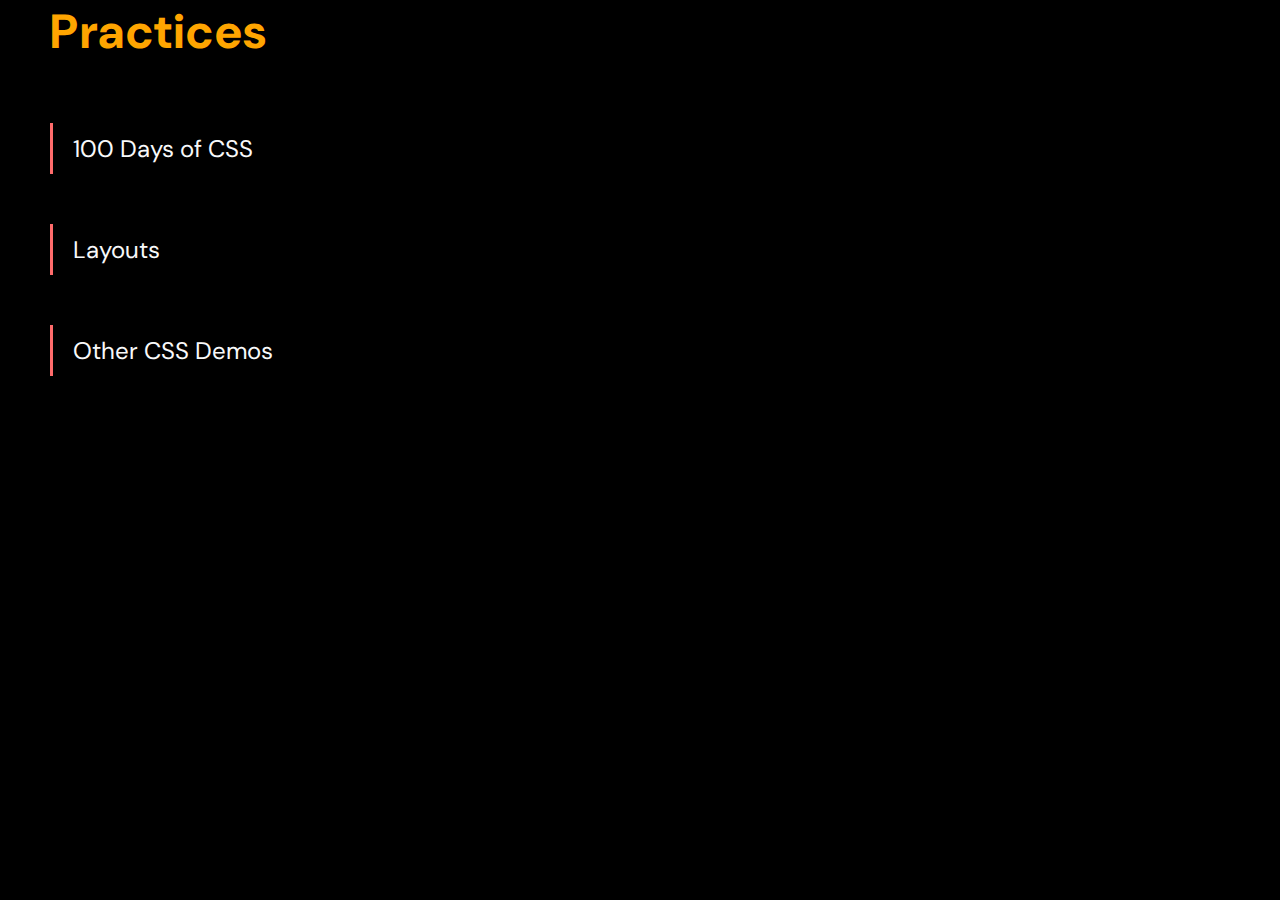
<file: index.html>
<!DOCTYPE html>
<html lang="en">

<head>
    <meta charset="UTF-8">
    <meta name="viewport" content="width=device-width, initial-scale=1.0">
    <title>Works</title>
    <style>
        @import url('https://fonts.googleapis.com/css2?family=DM+Sans:wght@400;500;700&display=swap');

        * {
            margin: 0;
            padding: 0;
            box-sizing: border-box;
            font-family: 'DM Sans', sans-serif;
        }

        body {
            display: flex;
            justify-content: left;
            background: #000;
            min-height: 100vh;
        }

        a {
            text-decoration: none;
            list-style: none;
        }

        .list {
            position: relative;
        }

        .list h2 {
            color: #FFA500;
            font-weight: bolder;
            font-size: 3.0rem;
            letter-spacing: 1.5px;
            margin-left: 50px;
            margin-bottom: 10px;
        }

        .list ul {
            position: absolute;
        }

        .list ul li {
            position: relative;
            left: 0;
            color: wheat;
            list-style: none;
            margin: 50px;
            border-left: 3px solid #FF6B6B;
            transition: 0.25s;
            cursor: pointer;
            white-space: nowrap;
            display: block;
            font-size: x-large;
        }

        .list ul li:hover {
            left: 10%;
            font-size: x-large;
        }

        .list ul li a {
            color: #F8F9FA;
            position: relative;
            padding: 10px;
            padding-left: 20px;
            display: inline-block;
            z-index: 1;
            transition: 0.25s;
            width: 100%;
        }

        .list ul li:hover a {
            color: #212121;
        }

        .list ul li:before {
            content: "";
            position: absolute;
            width: 100%;
            height: 100%;
            background: #FF6B6B;
            transform: scaleX(0);
            transform-origin: left;
            transition: 0.5s;
            line-height: 1.5;
            top: 0;
            left: 0;
        }

        .list ul li:hover:before {
            transform: scaleX(1);
        }
    </style>
</head>

<body>
    <div class="list">
        <h2>Practices</h2>
        <ul>
            <li>
                <a href="./every-day-of-css/daily.html">
                    100 Days of CSS
                </a>
            </li>

            <li>
                <a href="./layouts/layouts.html">
                    Layouts
                </a>
            </li>


            <li>
                <a href="./css-demos/css_demos.html">
                    Other CSS Demos
                </a>
            </li>
        </ul>
    </div>
</body>

</html>
</file>
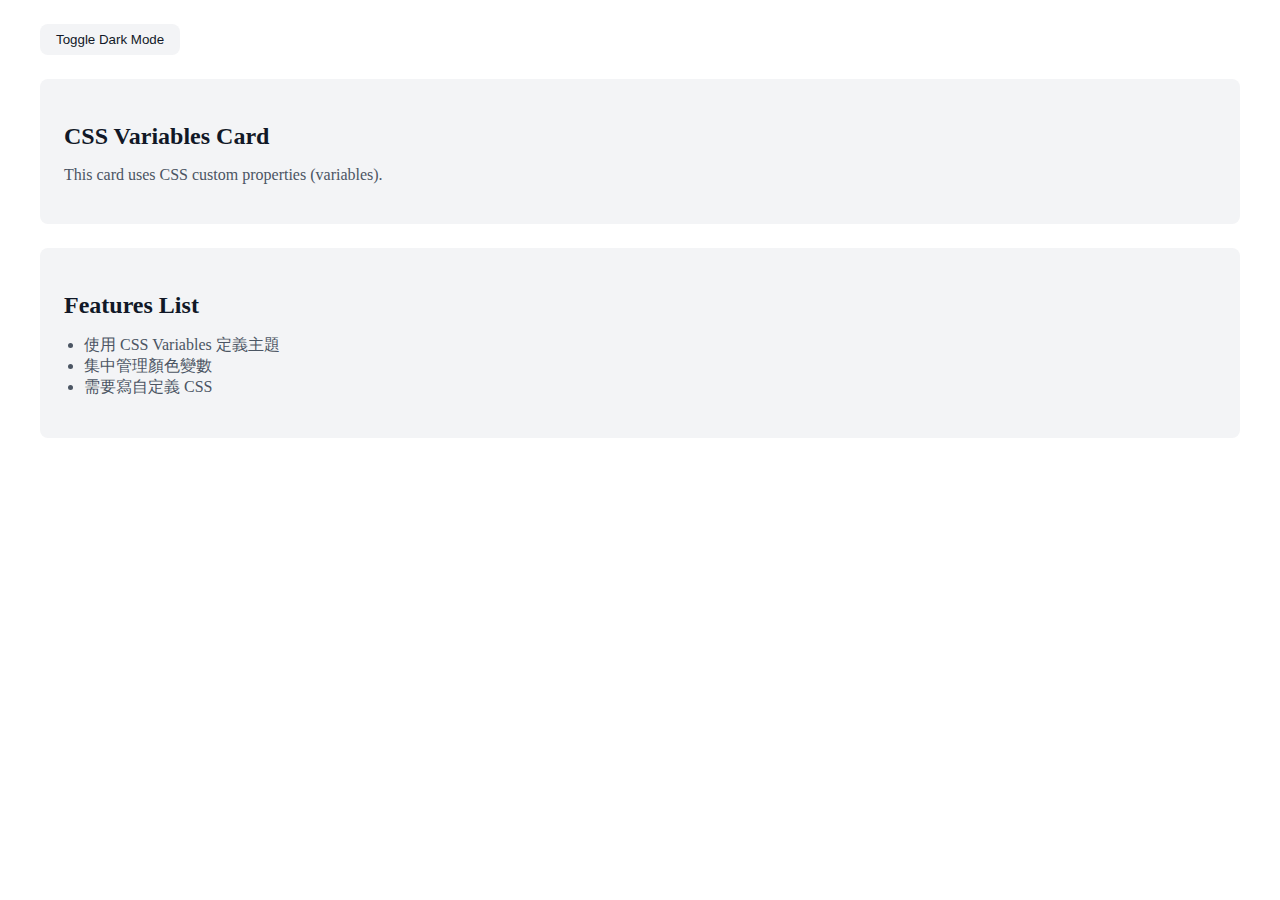
<file: css-demos/darkmode/index.html>
<!DOCTYPE html>
<html lang="en">

<head>
    <meta charset="UTF-8">
    <meta name="viewport" content="width=device-width, initial-scale=1.0">
    <title>CSS Variables Dark Mode Demo</title>
    <style>
        :root {
            --bg-primary: #ffffff;
            --bg-secondary: #f3f4f6;
            --text-primary: #111827;
            --text-secondary: #4b5563;
        }

        [data-theme="dark"] {
            --bg-primary: #111827;
            --bg-secondary: #1f2937;
            --text-primary: #ffffff;
            --text-secondary: #9ca3af;
        }

        body {
            min-height: 100vh;
            margin: 0;
            background-color: var(--bg-primary);
            color: var(--text-primary);
            transition: background-color 0.2s, color 0.2s;
        }

        .container {
            max-width: 1200px;
            margin: 0 auto;
            padding: 1.5rem;
        }

        .toggle-btn {
            padding: 0.5rem 1rem;
            background-color: var(--bg-secondary);
            border: none;
            border-radius: 0.5rem;
            color: var(--text-primary);
            margin-bottom: 1.5rem;
            cursor: pointer;
        }

        .card {
            padding: 1.5rem;
            background-color: var(--bg-secondary);
            border-radius: 0.5rem;
            margin-bottom: 1.5rem;
        }

        .card-title {
            font-size: 1.5rem;
            font-weight: bold;
            color: var(--text-primary);
            margin-bottom: 1rem;
        }

        .card-text {
            color: var(--text-secondary);
        }

        .list {
            padding-left: 1.25rem;
            list-style-type: disc;
            color: var(--text-secondary);
        }
    </style>
</head>

<body>
    <div class="container">
        <button class="toggle-btn" onclick="toggleTheme()">
            Toggle Dark Mode
        </button>

        <div class="card">
            <h2 class="card-title">CSS Variables Card</h2>
            <p class="card-text">
                This card uses CSS custom properties (variables).
            </p>
        </div>

        <div class="card">
            <h2 class="card-title">Features List</h2>
            <ul class="list">
                <li>使用 CSS Variables 定義主題</li>
                <li>集中管理顏色變數</li>
                <li>需要寫自定義 CSS</li>
            </ul>
        </div>
    </div>

    <script>
        function toggleTheme() {
            const html = document.documentElement;
            const currentTheme = html.getAttribute('data-theme');
            html.setAttribute('data-theme', currentTheme === 'dark' ? 'light' : 'dark');
        }
    </script>
</body>

</html>
</file>
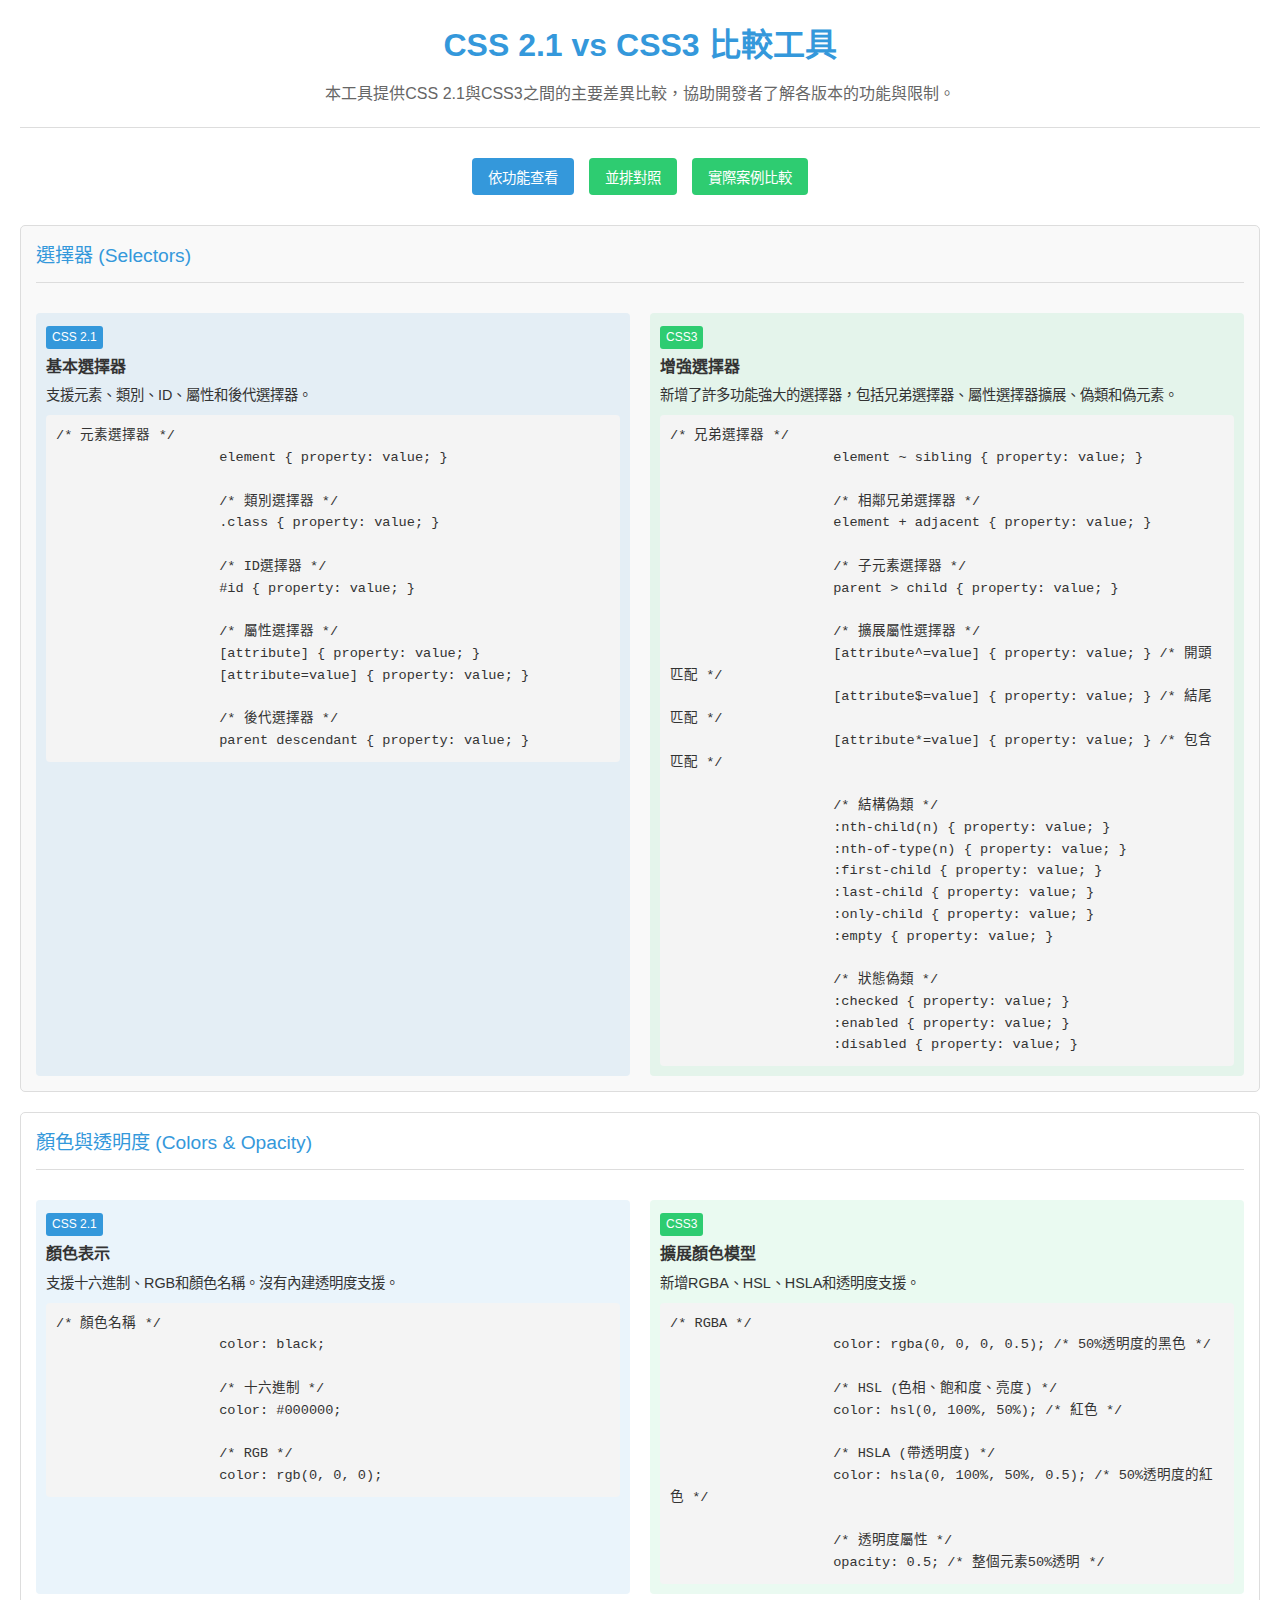
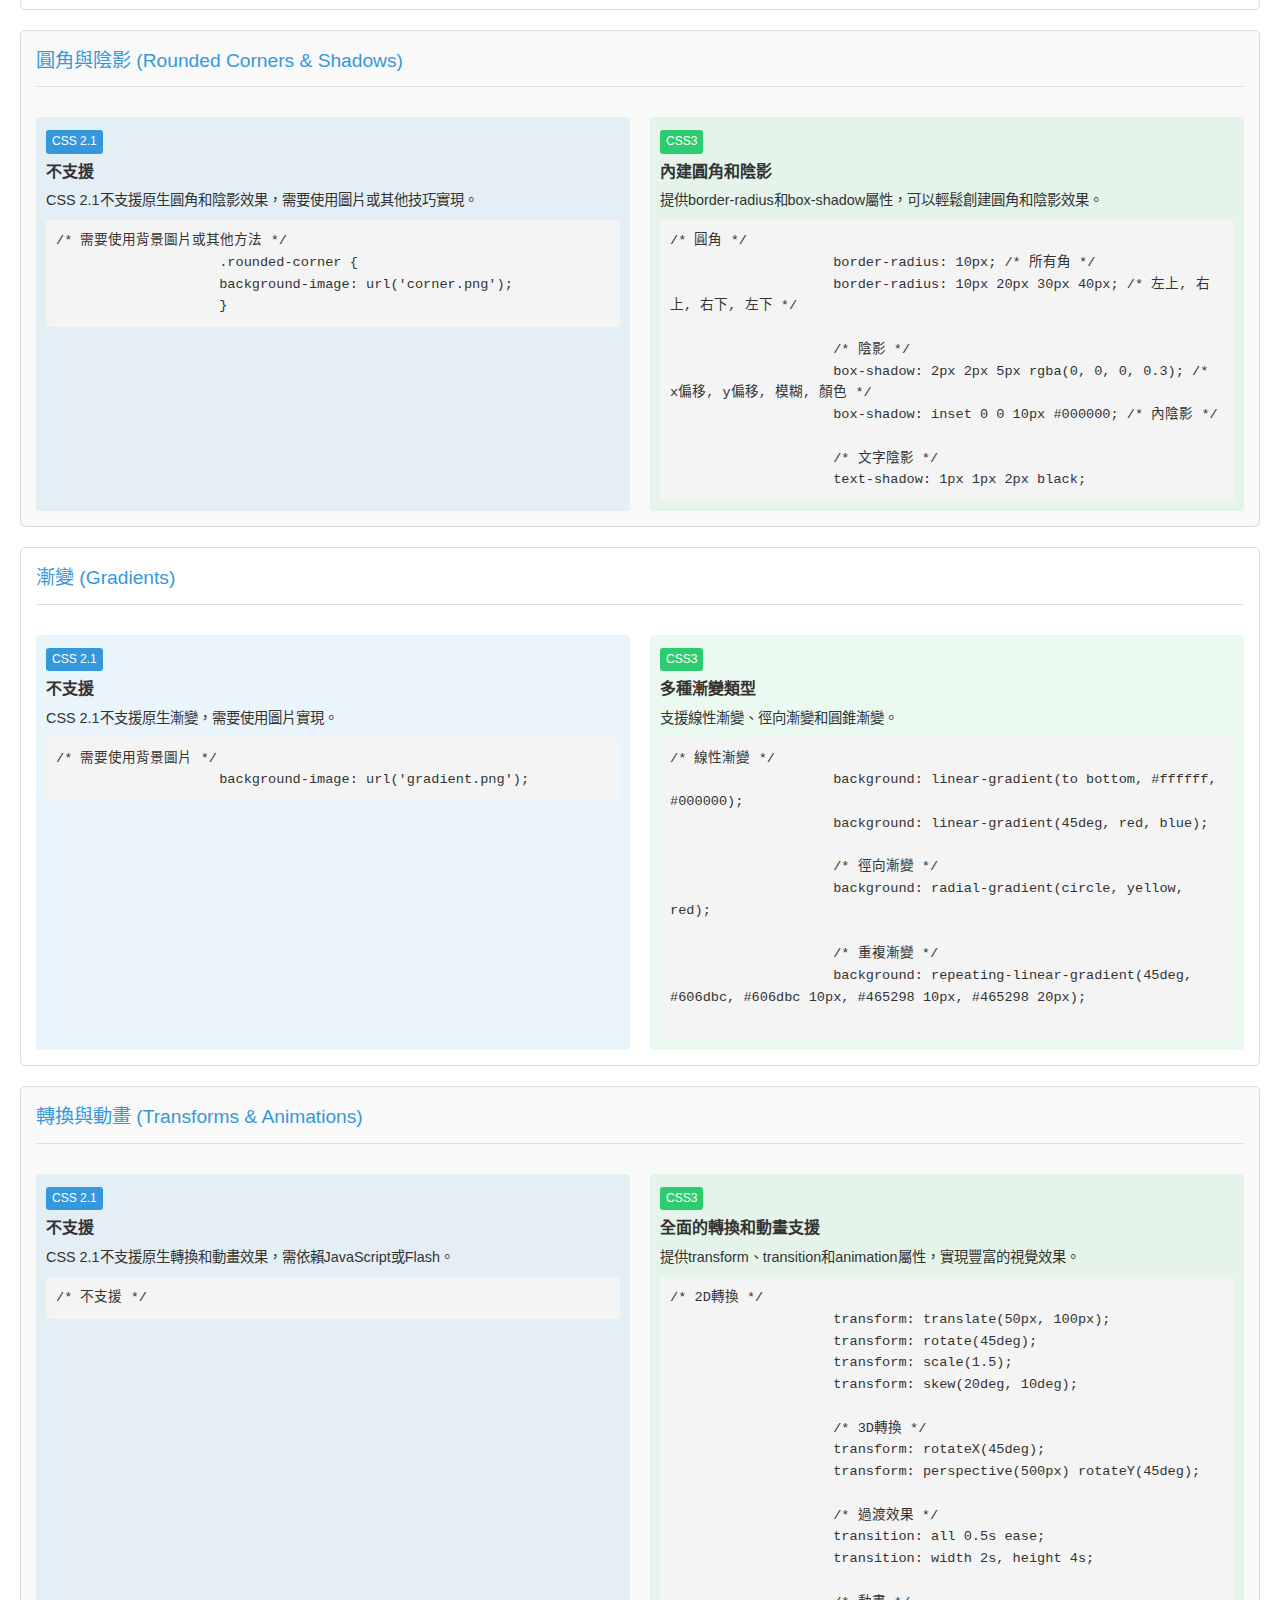
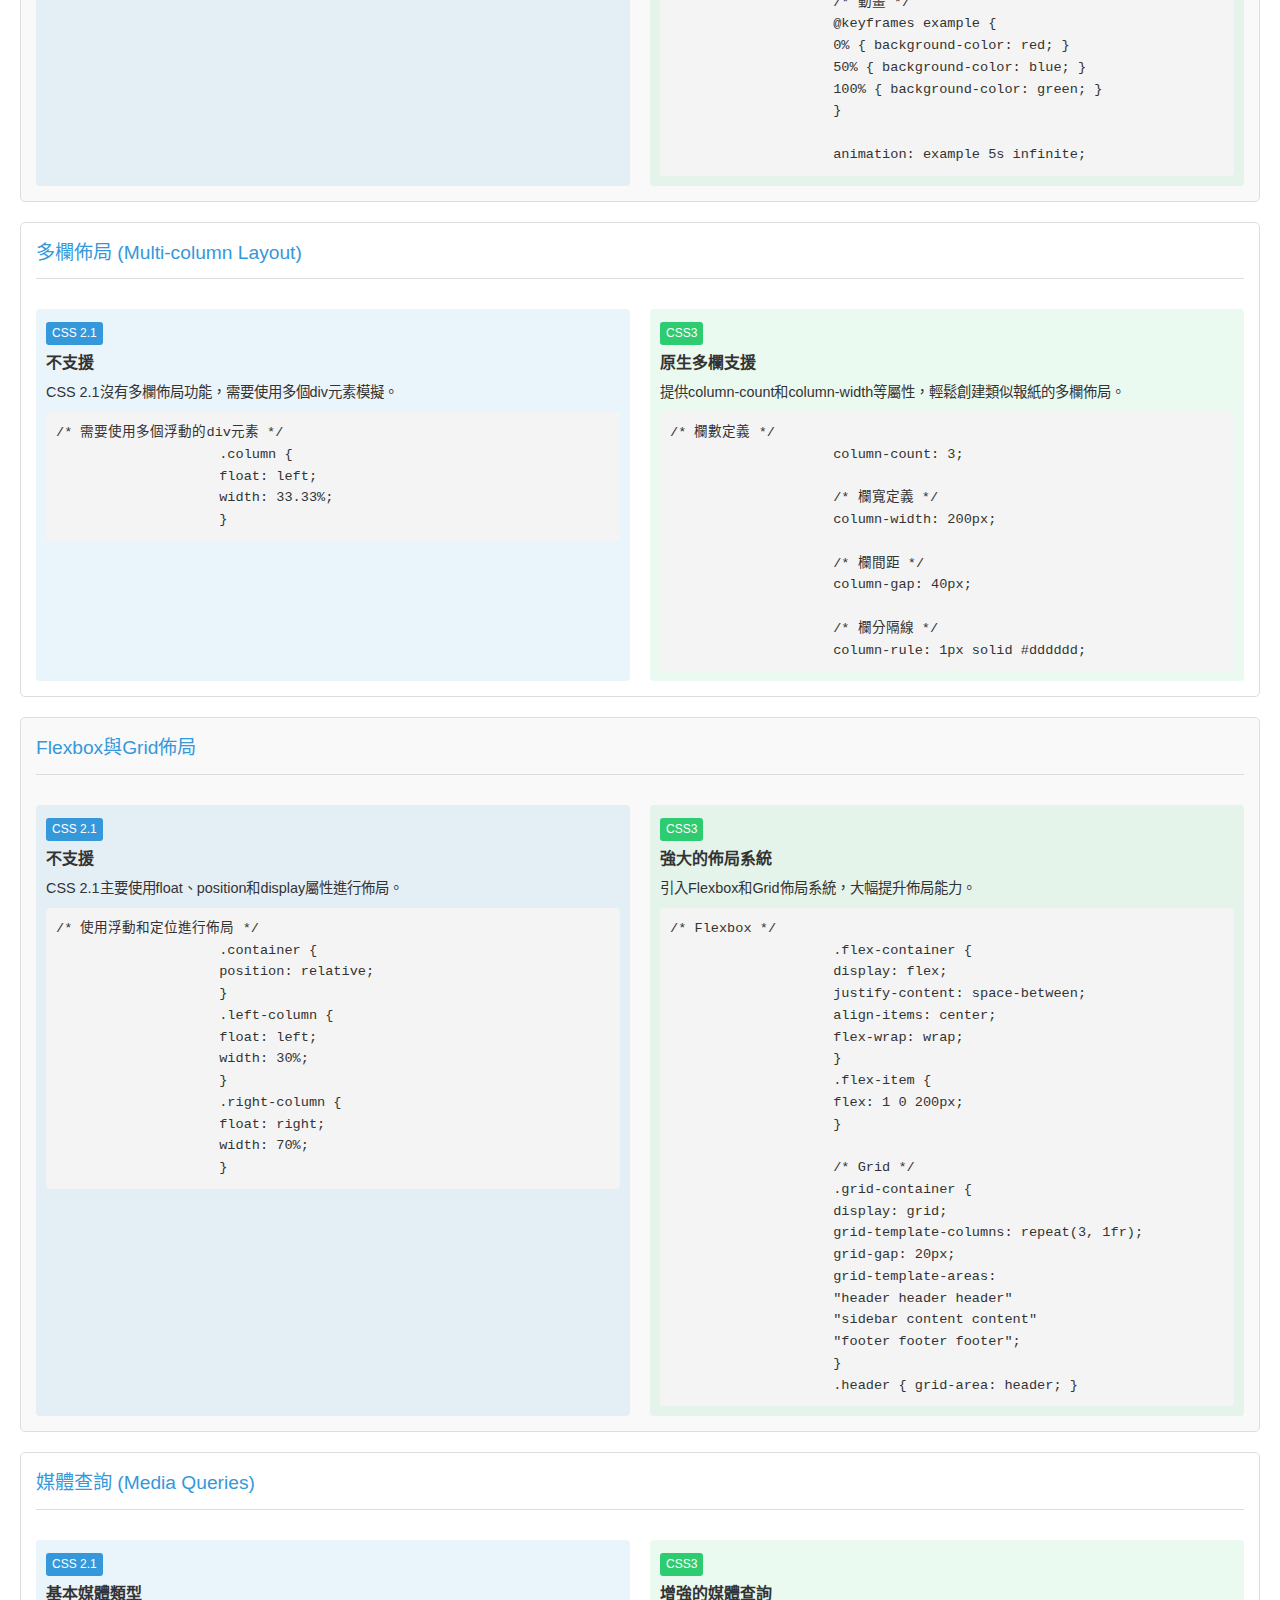
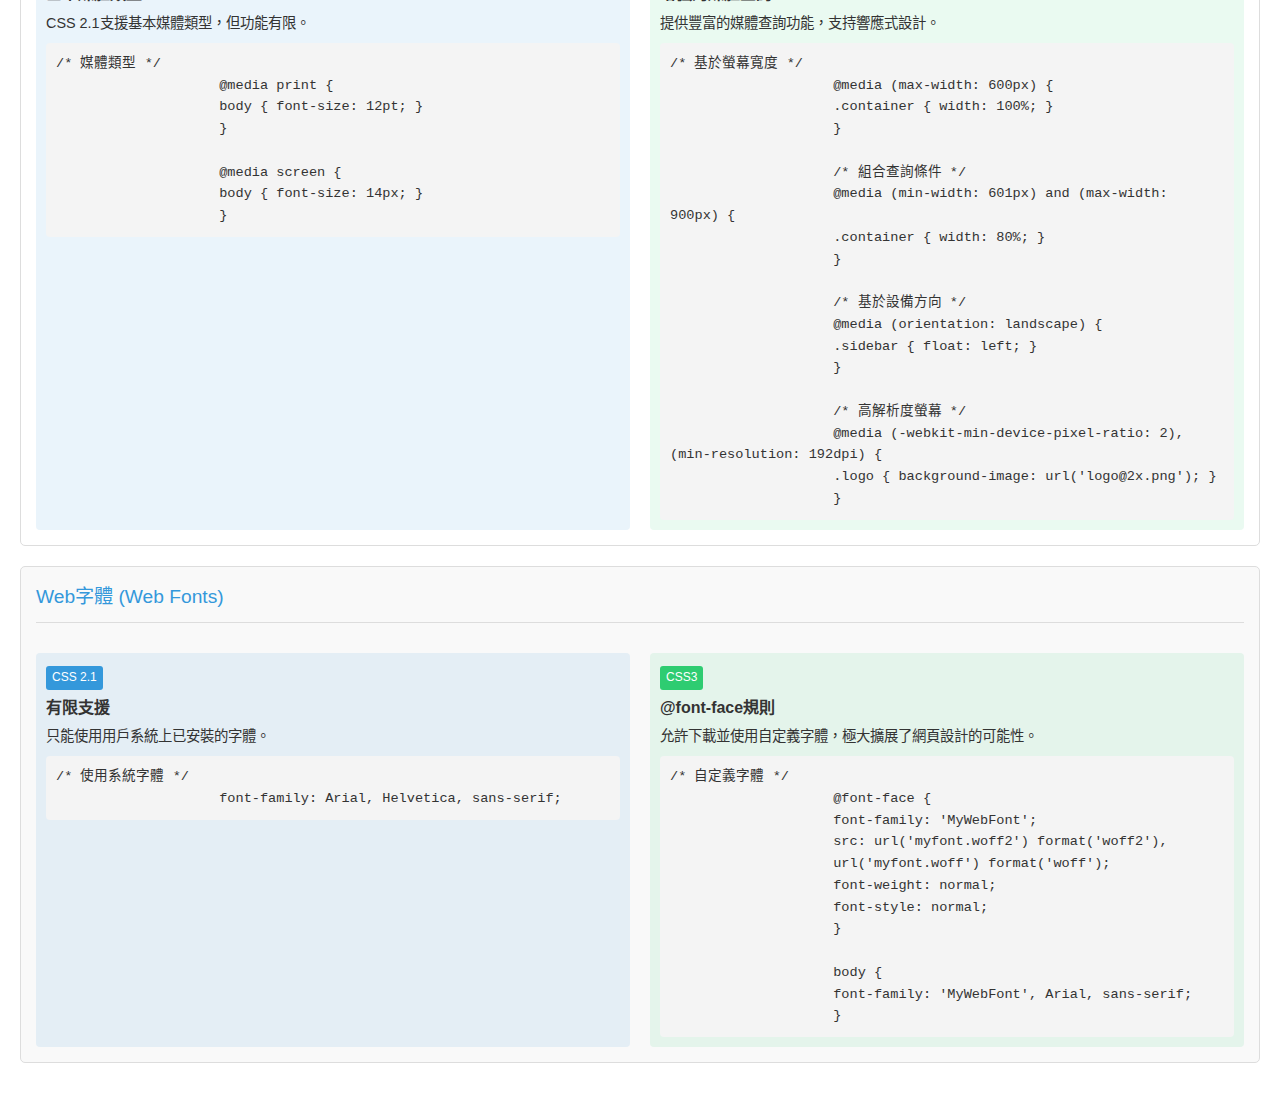
<file: layouts/css_3_vs_2/index.html>
<!DOCTYPE html>
<html lang="zh-TW">

<head>
    <meta charset="UTF-8">
    <meta name="viewport" content="width=device-width, initial-scale=1.0">
    <title>CSS 2.1 vs CSS3 比較工具</title>
    <style>
        :root {
            --primary-color: #3498db;
            --secondary-color: #2ecc71;
            --border-color: #ddd;
            --background-light: #f9f9f9;
            --text-color: #333;
            --highlight-color: #ffffcc;
        }

        * {
            box-sizing: border-box;
            margin: 0;
            padding: 0;
        }

        body {
            font-family: 'PingFang TC', 'Microsoft JhengHei', sans-serif;
            line-height: 1.6;
            color: var(--text-color);
            max-width: 1600px;
            margin: 0 auto;
            padding: 20px;
        }

        header {
            text-align: center;
            margin-bottom: 30px;
            padding-bottom: 20px;
            border-bottom: 1px solid var(--border-color);
        }

        h1 {
            color: var(--primary-color);
            margin-bottom: 10px;
        }

        .description {
            color: #666;
            max-width: 800px;
            margin: 0 auto;
        }

        .comparison-container {
            display: grid;
            grid-template-columns: 1fr 1fr;
            gap: 20px;
            margin-bottom: 30px;
        }

        .version-container {
            border: 1px solid var(--border-color);
            border-radius: 5px;
            padding: 20px;
            background-color: white;
        }

        .version-header {
            display: flex;
            justify-content: space-between;
            align-items: center;
            padding-bottom: 10px;
            margin-bottom: 15px;
            border-bottom: 1px solid var(--border-color);
        }

        .version-title {
            font-size: 1.5rem;
            color: var(--primary-color);
        }

        .css2 .version-title {
            color: var(--primary-color);
        }

        .css3 .version-title {
            color: var(--secondary-color);
        }

        .feature-list {
            list-style: none;
        }

        .feature-item {
            padding: 10px;
            margin-bottom: 10px;
            border-radius: 4px;
            background-color: var(--background-light);
        }

        .feature-item:nth-child(even) {
            background-color: white;
        }

        .feature-header {
            font-weight: bold;
            margin-bottom: 5px;
        }

        .feature-description {
            font-size: 0.9rem;
        }

        .code-example {
            background-color: #f4f4f4;
            padding: 10px;
            border-radius: 4px;
            margin-top: 8px;
            font-family: 'Consolas', 'Monaco', monospace;
            white-space: pre-wrap;
            font-size: 0.85rem;
        }

        .differences-highlight {
            background-color: var(--highlight-color);
        }

        .comparison-view {
            margin-top: 30px;
        }

        .feature-comparison {
            display: grid;
            grid-template-columns: 1fr 1fr;
            gap: 20px;
            margin-bottom: 20px;
            border: 1px solid var(--border-color);
            border-radius: 5px;
            padding: 15px;
            background-color: white;
        }

        .feature-comparison:nth-child(odd) {
            background-color: var(--background-light);
        }

        .feature-title {
            grid-column: 1 / -1;
            font-size: 1.2rem;
            color: var(--primary-color);
            padding-bottom: 10px;
            margin-bottom: 10px;
            border-bottom: 1px solid var(--border-color);
        }

        .css2-feature,
        .css3-feature {
            padding: 10px;
            border-radius: 4px;
        }

        .css2-feature {
            background-color: rgba(52, 152, 219, 0.1);
        }

        .css3-feature {
            background-color: rgba(46, 204, 113, 0.1);
        }

        .version-label {
            display: inline-block;
            padding: 2px 6px;
            border-radius: 3px;
            font-size: 0.75rem;
            color: white;
            margin-bottom: 5px;
        }

        .css2-label {
            background-color: var(--primary-color);
        }

        .css3-label {
            background-color: var(--secondary-color);
        }

        .not-supported {
            color: #999;
            font-style: italic;
        }

        .control-panel {
            display: flex;
            justify-content: center;
            margin-bottom: 20px;
            gap: 15px;
        }

        button {
            padding: 8px 16px;
            background-color: var(--primary-color);
            color: white;
            border: none;
            border-radius: 4px;
            cursor: pointer;
            font-size: 0.9rem;
            transition: background-color 0.2s;
        }

        button:hover {
            background-color: #2980b9;
        }

        button.secondary {
            background-color: var(--secondary-color);
        }

        button.secondary:hover {
            background-color: #27ae60;
        }

        @media (max-width: 768px) {

            .comparison-container,
            .feature-comparison {
                grid-template-columns: 1fr;
            }
        }
    </style>
</head>

<body>
    <header>
        <h1>CSS 2.1 vs CSS3 比較工具</h1>
        <p class="description">本工具提供CSS 2.1與CSS3之間的主要差異比較，協助開發者了解各版本的功能與限制。</p>
    </header>

    <div class="control-panel">
        <button id="view-by-feature">依功能查看</button>
        <button id="view-side-by-side" class="secondary">並排對照</button>
    </div>

    <!-- 預設顯示：依功能比較視圖 -->
    <div id="feature-view" class="comparison-view">
        <div class="feature-comparison">
            <div class="feature-title">選擇器 (Selectors)</div>
            <div class="css2-feature">
                <span class="version-label css2-label">CSS 2.1</span>
                <div class="feature-header">基本選擇器</div>
                <div class="feature-description">支援元素、類別、ID、屬性和後代選擇器。</div>
                <div class="code-example">/* 元素選擇器 */
                    element { property: value; }

                    /* 類別選擇器 */
                    .class { property: value; }

                    /* ID選擇器 */
                    #id { property: value; }

                    /* 屬性選擇器 */
                    [attribute] { property: value; }
                    [attribute=value] { property: value; }

                    /* 後代選擇器 */
                    parent descendant { property: value; }</div>
            </div>
            <div class="css3-feature">
                <span class="version-label css3-label">CSS3</span>
                <div class="feature-header">增強選擇器</div>
                <div class="feature-description">新增了許多功能強大的選擇器，包括兄弟選擇器、屬性選擇器擴展、偽類和偽元素。</div>
                <div class="code-example">/* 兄弟選擇器 */
                    element ~ sibling { property: value; }

                    /* 相鄰兄弟選擇器 */
                    element + adjacent { property: value; }

                    /* 子元素選擇器 */
                    parent > child { property: value; }

                    /* 擴展屬性選擇器 */
                    [attribute^=value] { property: value; } /* 開頭匹配 */
                    [attribute$=value] { property: value; } /* 結尾匹配 */
                    [attribute*=value] { property: value; } /* 包含匹配 */

                    /* 結構偽類 */
                    :nth-child(n) { property: value; }
                    :nth-of-type(n) { property: value; }
                    :first-child { property: value; }
                    :last-child { property: value; }
                    :only-child { property: value; }
                    :empty { property: value; }

                    /* 狀態偽類 */
                    :checked { property: value; }
                    :enabled { property: value; }
                    :disabled { property: value; }</div>
            </div>
        </div>

        <div class="feature-comparison">
            <div class="feature-title">顏色與透明度 (Colors & Opacity)</div>
            <div class="css2-feature">
                <span class="version-label css2-label">CSS 2.1</span>
                <div class="feature-header">顏色表示</div>
                <div class="feature-description">支援十六進制、RGB和顏色名稱。沒有內建透明度支援。</div>
                <div class="code-example">/* 顏色名稱 */
                    color: black;

                    /* 十六進制 */
                    color: #000000;

                    /* RGB */
                    color: rgb(0, 0, 0);</div>
            </div>
            <div class="css3-feature">
                <span class="version-label css3-label">CSS3</span>
                <div class="feature-header">擴展顏色模型</div>
                <div class="feature-description">新增RGBA、HSL、HSLA和透明度支援。</div>
                <div class="code-example">/* RGBA */
                    color: rgba(0, 0, 0, 0.5); /* 50%透明度的黑色 */

                    /* HSL (色相、飽和度、亮度) */
                    color: hsl(0, 100%, 50%); /* 紅色 */

                    /* HSLA (帶透明度) */
                    color: hsla(0, 100%, 50%, 0.5); /* 50%透明度的紅色 */

                    /* 透明度屬性 */
                    opacity: 0.5; /* 整個元素50%透明 */</div>
            </div>
        </div>

        <div class="feature-comparison">
            <div class="feature-title">圓角與陰影 (Rounded Corners & Shadows)</div>
            <div class="css2-feature">
                <span class="version-label css2-label">CSS 2.1</span>
                <div class="feature-header">不支援</div>
                <div class="feature-description">CSS 2.1不支援原生圓角和陰影效果，需要使用圖片或其他技巧實現。</div>
                <div class="code-example">/* 需要使用背景圖片或其他方法 */
                    .rounded-corner {
                    background-image: url('corner.png');
                    }</div>
            </div>
            <div class="css3-feature">
                <span class="version-label css3-label">CSS3</span>
                <div class="feature-header">內建圓角和陰影</div>
                <div class="feature-description">提供border-radius和box-shadow屬性，可以輕鬆創建圓角和陰影效果。</div>
                <div class="code-example">/* 圓角 */
                    border-radius: 10px; /* 所有角 */
                    border-radius: 10px 20px 30px 40px; /* 左上, 右上, 右下, 左下 */

                    /* 陰影 */
                    box-shadow: 2px 2px 5px rgba(0, 0, 0, 0.3); /* x偏移, y偏移, 模糊, 顏色 */
                    box-shadow: inset 0 0 10px #000000; /* 內陰影 */

                    /* 文字陰影 */
                    text-shadow: 1px 1px 2px black;</div>
            </div>
        </div>

        <div class="feature-comparison">
            <div class="feature-title">漸變 (Gradients)</div>
            <div class="css2-feature">
                <span class="version-label css2-label">CSS 2.1</span>
                <div class="feature-header">不支援</div>
                <div class="feature-description">CSS 2.1不支援原生漸變，需要使用圖片實現。</div>
                <div class="code-example">/* 需要使用背景圖片 */
                    background-image: url('gradient.png');</div>
            </div>
            <div class="css3-feature">
                <span class="version-label css3-label">CSS3</span>
                <div class="feature-header">多種漸變類型</div>
                <div class="feature-description">支援線性漸變、徑向漸變和圓錐漸變。</div>
                <div class="code-example">/* 線性漸變 */
                    background: linear-gradient(to bottom, #ffffff, #000000);
                    background: linear-gradient(45deg, red, blue);

                    /* 徑向漸變 */
                    background: radial-gradient(circle, yellow, red);

                    /* 重複漸變 */
                    background: repeating-linear-gradient(45deg, #606dbc, #606dbc 10px, #465298 10px, #465298 20px);
                </div>
            </div>
        </div>

        <div class="feature-comparison">
            <div class="feature-title">轉換與動畫 (Transforms & Animations)</div>
            <div class="css2-feature">
                <span class="version-label css2-label">CSS 2.1</span>
                <div class="feature-header">不支援</div>
                <div class="feature-description">CSS 2.1不支援原生轉換和動畫效果，需依賴JavaScript或Flash。</div>
                <div class="code-example">/* 不支援 */</div>
            </div>
            <div class="css3-feature">
                <span class="version-label css3-label">CSS3</span>
                <div class="feature-header">全面的轉換和動畫支援</div>
                <div class="feature-description">提供transform、transition和animation屬性，實現豐富的視覺效果。</div>
                <div class="code-example">/* 2D轉換 */
                    transform: translate(50px, 100px);
                    transform: rotate(45deg);
                    transform: scale(1.5);
                    transform: skew(20deg, 10deg);

                    /* 3D轉換 */
                    transform: rotateX(45deg);
                    transform: perspective(500px) rotateY(45deg);

                    /* 過渡效果 */
                    transition: all 0.5s ease;
                    transition: width 2s, height 4s;

                    /* 動畫 */
                    @keyframes example {
                    0% { background-color: red; }
                    50% { background-color: blue; }
                    100% { background-color: green; }
                    }

                    animation: example 5s infinite;</div>
            </div>
        </div>

        <div class="feature-comparison">
            <div class="feature-title">多欄佈局 (Multi-column Layout)</div>
            <div class="css2-feature">
                <span class="version-label css2-label">CSS 2.1</span>
                <div class="feature-header">不支援</div>
                <div class="feature-description">CSS 2.1沒有多欄佈局功能，需要使用多個div元素模擬。</div>
                <div class="code-example">/* 需要使用多個浮動的div元素 */
                    .column {
                    float: left;
                    width: 33.33%;
                    }</div>
            </div>
            <div class="css3-feature">
                <span class="version-label css3-label">CSS3</span>
                <div class="feature-header">原生多欄支援</div>
                <div class="feature-description">提供column-count和column-width等屬性，輕鬆創建類似報紙的多欄佈局。</div>
                <div class="code-example">/* 欄數定義 */
                    column-count: 3;

                    /* 欄寬定義 */
                    column-width: 200px;

                    /* 欄間距 */
                    column-gap: 40px;

                    /* 欄分隔線 */
                    column-rule: 1px solid #dddddd;</div>
            </div>
        </div>

        <div class="feature-comparison">
            <div class="feature-title">Flexbox與Grid佈局</div>
            <div class="css2-feature">
                <span class="version-label css2-label">CSS 2.1</span>
                <div class="feature-header">不支援</div>
                <div class="feature-description">CSS 2.1主要使用float、position和display屬性進行佈局。</div>
                <div class="code-example">/* 使用浮動和定位進行佈局 */
                    .container {
                    position: relative;
                    }
                    .left-column {
                    float: left;
                    width: 30%;
                    }
                    .right-column {
                    float: right;
                    width: 70%;
                    }</div>
            </div>
            <div class="css3-feature">
                <span class="version-label css3-label">CSS3</span>
                <div class="feature-header">強大的佈局系統</div>
                <div class="feature-description">引入Flexbox和Grid佈局系統，大幅提升佈局能力。</div>
                <div class="code-example">/* Flexbox */
                    .flex-container {
                    display: flex;
                    justify-content: space-between;
                    align-items: center;
                    flex-wrap: wrap;
                    }
                    .flex-item {
                    flex: 1 0 200px;
                    }

                    /* Grid */
                    .grid-container {
                    display: grid;
                    grid-template-columns: repeat(3, 1fr);
                    grid-gap: 20px;
                    grid-template-areas:
                    "header header header"
                    "sidebar content content"
                    "footer footer footer";
                    }
                    .header { grid-area: header; }</div>
            </div>
        </div>

        <div class="feature-comparison">
            <div class="feature-title">媒體查詢 (Media Queries)</div>
            <div class="css2-feature">
                <span class="version-label css2-label">CSS 2.1</span>
                <div class="feature-header">基本媒體類型</div>
                <div class="feature-description">CSS 2.1支援基本媒體類型，但功能有限。</div>
                <div class="code-example">/* 媒體類型 */
                    @media print {
                    body { font-size: 12pt; }
                    }

                    @media screen {
                    body { font-size: 14px; }
                    }</div>
            </div>
            <div class="css3-feature">
                <span class="version-label css3-label">CSS3</span>
                <div class="feature-header">增強的媒體查詢</div>
                <div class="feature-description">提供豐富的媒體查詢功能，支持響應式設計。</div>
                <div class="code-example">/* 基於螢幕寬度 */
                    @media (max-width: 600px) {
                    .container { width: 100%; }
                    }

                    /* 組合查詢條件 */
                    @media (min-width: 601px) and (max-width: 900px) {
                    .container { width: 80%; }
                    }

                    /* 基於設備方向 */
                    @media (orientation: landscape) {
                    .sidebar { float: left; }
                    }

                    /* 高解析度螢幕 */
                    @media (-webkit-min-device-pixel-ratio: 2), (min-resolution: 192dpi) {
                    .logo { background-image: url('logo@2x.png'); }
                    }</div>
            </div>
        </div>

        <div class="feature-comparison">
            <div class="feature-title">Web字體 (Web Fonts)</div>
            <div class="css2-feature">
                <span class="version-label css2-label">CSS 2.1</span>
                <div class="feature-header">有限支援</div>
                <div class="feature-description">只能使用用戶系統上已安裝的字體。</div>
                <div class="code-example">/* 使用系統字體 */
                    font-family: Arial, Helvetica, sans-serif;</div>
            </div>
            <div class="css3-feature">
                <span class="version-label css3-label">CSS3</span>
                <div class="feature-header">@font-face規則</div>
                <div class="feature-description">允許下載並使用自定義字體，極大擴展了網頁設計的可能性。</div>
                <div class="code-example">/* 自定義字體 */
                    @font-face {
                    font-family: 'MyWebFont';
                    src: url('myfont.woff2') format('woff2'),
                    url('myfont.woff') format('woff');
                    font-weight: normal;
                    font-style: normal;
                    }

                    body {
                    font-family: 'MyWebFont', Arial, sans-serif;
                    }</div>
            </div>
        </div>
    </div>

    <!-- 並排對照視圖 (默認隱藏) -->
    <div id="side-by-side-view" class="comparison-view" style="display: none;">
        <div class="comparison-container">
            <div class="version-container css2">
                <div class="version-header">
                    <h2 class="version-title">CSS 2.1</h2>
                    <span>1998年發布</span>
                </div>
                <ul class="feature-list">
                    <li class="feature-item">
                        <div class="feature-header">基本選擇器</div>
                        <div class="feature-description">支援元素、類別、ID選擇器和簡單屬性選擇器</div>
                    </li>
                    <li class="feature-item">
                        <div class="feature-header">簡單顏色模型</div>
                        <div class="feature-description">支援十六進制、RGB和顏色名稱</div>
                    </li>
                    <li class="feature-item">
                        <div class="feature-header">盒模型</div>
                        <div class="feature-description">standard盒模型 (width和height只包含內容區域)</div>
                    </li>
                    <li class="feature-item">
                        <div class="feature-header">定位系統</div>
                        <div class="feature-description">static、relative、absolute、fixed定位</div>
                    </li>
                    <li class="feature-item">
                        <div class="feature-header">背景</div>
                        <div class="feature-description">基本背景控制 (color, image, repeat, position)</div>
                    </li>
                    <li class="feature-item">
                        <div class="feature-header">基本文字樣式</div>
                        <div class="feature-description">字體、大小、行高、字間距等基本控制</div>
                    </li>
                    <li class="feature-item">
                        <div class="feature-header">不支援特性</div>
                        <div class="feature-description">
                            <ul>
                                <li>圓角和陰影</li>
                                <li>漸變</li>
                                <li>轉換和動畫</li>
                                <li>多欄佈局</li>
                                <li>Flexbox和Grid</li>
                                <li>高級媒體查詢</li>
                                <li>自定義字體</li>
                            </ul>
                        </div>
                    </li>
                </ul>
            </div>
            <div class="version-container css3">
                <div class="version-header">
                    <h2 class="version-title">CSS3</h2>
                    <span>2001年起模組化發展</span>
                </div>
                <ul class="feature-list">
                    <li class="feature-item">
                        <div class="feature-header">擴展選擇器</div>
                        <div class="feature-description">增加了兄弟、子元素選擇器，以及大量偽類和偽元素</div>
                    </li>
                    <li class="feature-item">
                        <div class="feature-header">增強顏色模型</div>
                        <div class="feature-description">新增RGBA、HSL、HSLA和透明度支援</div>
                    </li>
                    <li class="feature-item">
                        <div class="feature-header">盒模型</div>
                        <div class="feature-description">增加box-sizing屬性，允許選擇盒模型類型</div>
                    </li>
                    <li class="feature-item">
                        <div class="feature-header">視覺效果</div>
                        <div class="feature-description">圓角(border-radius)、陰影(box-shadow)、漸變(gradients)</div>
                    </li>
                    <li class="feature-item">
                        <div class="feature-header">轉換與動畫</div>
                        <div class="feature-description">2D/3D轉換、過渡效果和關鍵幀動畫</div>
                    </li>
                    <li class="feature-item">
                        <div class="feature-header">多種佈局系統</div>
                        <div class="feature-description">多欄佈局、Flexbox、Grid系統</div>
                    </li>
                    <li class="feature-item">
                        <div class="feature-header">響應式設計</div>
                        <div class="feature-description">強大的媒體查詢功能，支援各種設備特性</div>
                    </li>
                    <li class="feature-item">
                        <div class="feature-header">Web字體</div>
                        <div class="feature-description">@font-face規則，允許使用自定義字體</div>
                    </li>
                    <li class="feature-item">
                        <div class="feature-header">背景增強</div>
                        <div class="feature-description">多重背景、背景尺寸、背景起始位置控制</div>
                    </li>
                    <li class="feature-item">
                        <div class="feature-header">文字效果</div>
                        <div class="feature-description">文字陰影、溢出控制、換行控制等</div>
                    </li>
                </ul>
            </div>
        </div>
    </div>

    <!-- 新增：實際HTML範例比較區域 -->
    <div id="real-examples-view" class="comparison-view" style="display: none;">
        <h2 style="text-align: center; margin: 20px 0;">汽車買賣合約實際案例比較</h2>
        <p style="margin-bottom: 20px; text-align: center;">以下展示了相同合約使用不同CSS技術實現的差異</p>

        <div class="feature-comparison">
            <div class="feature-title">佈局技術對比</div>
            <div class="css2-feature">
                <span class="version-label css2-label">CSS 2.1 (表格與浮動)</span>
                <div class="feature-header">表格與浮動布局</div>
                <div class="feature-description">使用傳統的table布局和float浮動技術來呈現頁面結構。</div>
                <div class="code-example">/* 使用表格布局 */
                    .contentTable {
                    width: 100%;
                    border-collapse: collapse;
                    }
                    .contentTable td.number {
                    width: 40px;
                    font-weight: bold;
                    vertical-align: top;
                    }
                    .contentTable td.content {
                    vertical-align: top;
                    }

                    /* 使用浮動布局 */
                    .contractorBox {
                    overflow: hidden; /* 清除浮動 */
                    }
                    .contractorBox .label {
                    float: left;
                    width: 80px;
                    }
                    .contractor {
                    float: left;
                    }</div>

                <div class="feature-header" style="margin-top: 15px;">渲染效果</div>
                <div class="render-example"
                    style="border: 1px solid #ddd; padding: 10px; border-radius: 5px; background: #fff;">
                    <!-- CSS 2.1 實現的合約數據表項目 -->
                    <h4>表項目樣式</h4>
                    <table class="contentTable" style="width: 100%; border-collapse: collapse; margin-bottom: 10px;">
                        <tr>
                            <td class="number" style="width: 40px; font-weight: bold; vertical-align: top;">一、</td>
                            <td class="content" style="vertical-align: top;">
                                甲方所有 2022 年 Toyota豐田(日本) 車型 CAMRY 壹輛，牌照 RAP-2069、引擎號碼：JTNBB3HK803004544。
                            </td>
                        </tr>
                    </table>

                    <h4>簽署人資訊</h4>
                    <div style="margin-top: 15px; overflow: hidden;"> <!-- 使用overflow清除浮動 -->
                        <div style="float: left; width: 80px;">甲方(賣方)：</div>
                        <div style="float: left;">
                            <div>ABCD股份有限公司高雄分公司</div>
                            <div style="padding-left: 20px; clear: right;">
                                <div style="overflow: hidden;">
                                    <div style="float: left;">統一編號：</div>
                                    <div style="float: left;">99997250</div>
                                </div>
                            </div>
                        </div>
                    </div>
                </div>
            </div>
            <div class="css3-feature">
                <span class="version-label css3-label">CSS3 (Flexbox)</span>
                <div class="feature-header">Flexbox彈性布局</div>
                <div class="feature-description">使用現代Flexbox彈性盒子模型進行頁面結構設計。</div>
                <div class="code-example">/* 彈性布局 */
                    .between {
                    display: flex;
                    justify-content: space-between;
                    align-items: center;
                    }

                    .itemBox {
                    width: 100%;
                    display: flex;
                    flex-direction: row;
                    }

                    .itemTitle {
                    font-weight: bold;
                    vertical-align: top;
                    width: 40px;
                    flex-shrink: 0;
                    }

                    .contractorBox {
                    display: flex;
                    flex-direction: row;
                    }</div>

                <div class="feature-header" style="margin-top: 15px;">渲染效果</div>
                <div class="render-example"
                    style="border: 1px solid #ddd; padding: 10px; border-radius: 5px; background: #fff;">
                    <!-- CSS3 Flexbox實現的合約數據表項目 -->
                    <h4>表項目樣式</h4>
                    <div style="width: 100%; display: flex; flex-direction: row; margin-bottom: 10px;">
                        <p style="font-weight: bold; vertical-align: top; width: 40px; flex-shrink: 0;">一、</p>
                        <div style="vertical-align: top;">
                            甲方所有 2022 年 Toyota豐田(日本) 車型 CAMRY 壹輛，牌照 RAP-2069、引擎號碼：JTNBB3HK803004544。
                        </div>
                    </div>

                    <h4>簽署人資訊</h4>
                    <div style="margin-top: 15px; display: flex; flex-direction: row;">
                        <div style="width: 80px; flex-shrink: 0;">甲方(賣方)：</div>
                        <div style="flex: 1;">
                            <div>ABCD股份有限公司高雄分公司</div>
                            <div style="padding-left: 20px;">
                                <div style="display: flex; flex-direction: row;">
                                    <div style="flex-shrink: 0;">統一編號：</div>
                                    <div>99997250</div>
                                </div>
                            </div>
                        </div>
                    </div>
                </div>
            </div>
        </div>

        <div class="feature-comparison">
            <div class="feature-title">表格效果對比</div>
            <div class="css2-feature">
                <span class="version-label css2-label">CSS 2.1</span>
                <div class="feature-header">傳統表格樣式</div>
                <div class="feature-description">使用傳統的表格結構和樣式，表格元素具有默認的居中特性。</div>
                <div class="code-example">/* 表格樣式 */
                    .table {
                    width: 100%;
                    border: 1px solid #000;
                    border-collapse: collapse;
                    }

                    .table-row-border {
                    border-bottom: 1px solid #000;
                    }

                    .table td.label {
                    width: 20%;
                    border-right: 1px solid #000;
                    }</div>

                <div class="feature-header" style="margin-top: 15px;">渲染效果</div>
                <div class="render-example"
                    style="border: 1px solid #ddd; padding: 10px; border-radius: 5px; background: #fff;">
                    <!-- CSS 2.1 表格樣式 -->
                    <table style="width: 100%; border: 1px solid #000; border-collapse: collapse;">
                        <tr style="border-bottom: 1px solid #000;">
                            <td style="width: 20%; border-right: 1px solid #000; padding: 5px; text-align: center;">匯入銀行
                            </td>
                            <td style="padding: 5px;">台新國際商業銀行 建北分行﹙銀行代碼 812﹚</td>
                        </tr>
                        <tr style="border-bottom: 1px solid #000;">
                            <td style="width: 20%; border-right: 1px solid #000; padding: 5px; text-align: center;">
                                匯款帳號(共14碼)</td>
                            <td style="padding: 5px;">91497 - 070591234</td>
                        </tr>
                        <tr>
                            <td style="width: 20%; border-right: 1px solid #000; padding: 5px; text-align: center;">帳戶名稱
                            </td>
                            <td style="padding: 5px;">ABCD股份有限公司</td>
                        </tr>
                    </table>

                    <div style="margin-top: 15px;">
                        <h4>表格默認對齊特性</h4>
                        <p style="font-size: 0.9em; margin-bottom: 10px;">
                            傳統表格中，表頭單元格(th)默認居中對齊，數據單元格(td)默認左對齊。但在實際應用中常通過text-align屬性顯式設置。</p>
                        <table style="width: 100%; border: 1px solid #000; border-collapse: collapse;">
                            <tr>
                                <th style="border: 1px solid #000; padding: 5px;">表頭(默認居中)</th>
                                <td style="border: 1px solid #000; padding: 5px;">數據單元格(默認左對齊)</td>
                            </tr>
                            <tr>
                                <th style="border: 1px solid #000; padding: 5px; text-align: left;">表頭(強制左對齊)</th>
                                <td style="border: 1px solid #000; padding: 5px; text-align: center;">數據單元格(強制居中)</td>
                            </tr>
                        </table>
                    </div>
                </div>
            </div>
            <div class="css3-feature">
                <span class="version-label css3-label">CSS3</span>
                <div class="feature-header">Flexbox模擬表格</div>
                <div class="feature-description">使用Flexbox組件模擬表格結構，實現更靈活的佈局，但需要手動設置對齊方式。</div>
                <div class="code-example">/* Flexbox表格樣式 */
                    .table {
                    width: 100%;
                    border: 1px solid #000;
                    }

                    .tableItem:nth-child(1),
                    .tableItem:nth-child(2) {
                    border-bottom: 1px solid #000;
                    }

                    .tableItem {
                    display: flex;
                    flex-direction: row;
                    }

                    .tableItem > div {
                    padding: 0 5px;
                    }

                    .tableItem :first-child {
                    width: 20%;
                    border-right: 1px solid #000;
                    /* 需要手動設置居中 */
                    display: flex;
                    justify-content: center;
                    align-items: center;
                    }</div>

                <div class="feature-header" style="margin-top: 15px;">渲染效果</div>
                <div class="render-example"
                    style="border: 1px solid #ddd; padding: 10px; border-radius: 5px; background: #fff;">
                    <!-- CSS3 Flexbox表格模擬 - 默認左對齊 -->
                    <div style="width: 100%; border: 1px solid #000; margin-bottom: 15px;">
                        <div style="display: flex; flex-direction: row; border-bottom: 1px solid #000;">
                            <div style="width: 20%; border-right: 1px solid #000; padding: 5px;">匯入銀行</div>
                            <div style="padding: 5px;">台新國際商業銀行 建北分行﹙銀行代碼 812﹚</div>
                        </div>
                        <div style="display: flex; flex-direction: row; border-bottom: 1px solid #000;">
                            <div style="width: 20%; border-right: 1px solid #000; padding: 5px;">匯款帳號(共14碼)</div>
                            <div style="padding: 5px;">91497 - 070591234</div>
                        </div>
                        <div style="display: flex; flex-direction: row;">
                            <div style="width: 20%; border-right: 1px solid #000; padding: 5px;">帳戶名稱</div>
                            <div style="padding: 5px;">ABCD股份有限公司</div>
                        </div>
                    </div>

                    <!-- CSS3 Flexbox表格模擬 - 手動居中 -->
                    <h4>Flexbox手動設置對齊</h4>
                    <p style="font-size: 0.9em; margin-bottom: 10px;">
                        Flexbox默認左對齊，但可以通過justify-content和align-items精確控制對齊方式：</p>
                    <div style="width: 100%; border: 1px solid #000;">
                        <div style="display: flex; flex-direction: row; border-bottom: 1px solid #000;">
                            <div
                                style="width: 20%; border-right: 1px solid #000; padding: 5px; display: flex; justify-content: center; align-items: center;">
                                匯入銀行</div>
                            <div style="padding: 5px;">台新國際商業銀行 建北分行﹙銀行代碼 812﹚</div>
                        </div>
                        <div style="display: flex; flex-direction: row; border-bottom: 1px solid #000;">
                            <div
                                style="width: 20%; border-right: 1px solid #000; padding: 5px; display: flex; justify-content: center; align-items: center;">
                                匯款帳號(共14碼)</div>
                            <div style="padding: 5px;">91497 - 070591234</div>
                        </div>
                        <div style="display: flex; flex-direction: row;">
                            <div
                                style="width: 20%; border-right: 1px solid #000; padding: 5px; display: flex; justify-content: center; align-items: center;">
                                帳戶名稱</div>
                            <div style="padding: 5px;">ABCD股份有限公司</div>
                        </div>
                    </div>
                </div>
            </div>
        </div>

        <div class="feature-comparison">
            <div class="feature-title">簽署區塊對比</div>
            <div class="css2-feature">
                <span class="version-label css2-label">CSS 2.1</span>
                <div class="feature-header">浮動佈局的簽署區塊</div>
                <div class="feature-description">使用浮動技術實現並排簽署區塊。</div>
                <div class="code-example">/* 簽署區浮動佈局 */
                    .signsureBox {
                    overflow: hidden; /* 清除浮動 */
                    margin-top: 20px;
                    }

                    .signsureBox .sign-left {
                    float: left;
                    width: 58%;
                    margin-right: 2%;
                    }

                    .signsureBox .sign-right {
                    float: left;
                    width: 40%;
                    }</div>

                <div class="feature-header" style="margin-top: 15px;">渲染效果</div>
                <div class="render-example"
                    style="border: 1px solid #ddd; padding: 10px; border-radius: 5px; background: #fff;">
                    <!-- CSS 2.1 浮動佈局簽署區塊 -->
                    <div style="overflow: hidden; margin-top: 20px;"> <!-- 清除浮動 -->
                        <div style="float: left; width: 58%; margin-right: 2%;">
                            <table
                                style="width: 100%; text-align: center; border: 1px solid black; border-collapse: collapse;">
                                <tr>
                                    <th colspan="2" style="border: 1px solid black;">經辦據點</th>
                                </tr>
                                <tr>
                                    <td width="50%" style="border: 1px solid black;">營業所長</td>
                                    <td width="50%" style="border: 1px solid black;">承辦業代</td>
                                </tr>
                                <tr>
                                    <td height="100" style="border: 1px solid black;"></td>
                                    <td height="100" style="border: 1px solid black;"></td>
                                </tr>
                            </table>
                        </div>
                        <div style="float: left; width: 40%;">
                            <div style="font-weight: bold; font-size: 18px; margin-bottom: 20px">
                                重要提醒事項！！！
                            </div>
                            <table style="width: 100%; border-collapse: collapse;">
                                <tr>
                                    <td style="width: 40px; font-weight: bold; vertical-align: top;">1.</td>
                                    <td style="vertical-align: top;">
                                        <p>甲方員工不代收現金。</p>
                                    </td>
                                </tr>
                            </table>
                        </div>
                    </div>
                </div>
            </div>
            <div class="css3-feature">
                <span class="version-label css3-label">CSS3</span>
                <div class="feature-header">Flexbox的簽署區塊</div>
                <div class="feature-description">使用Flexbox實現並排簽署區塊，更加靈活和自適應。</div>
                <div class="code-example">/* Flexbox簽署區佈局 */
                    .signsureBox {
                    display: flex;
                    flex-direction: row;
                    margin-top: 20px;
                    gap: 20px; /* CSS3新特性 */
                    }

                    .signsureBox > div:nth-child(1) {
                    width: 60%;
                    }

                    .signsureBox > div:nth-child(2) {
                    width: 40%;
                    }</div>

                <div class="feature-header" style="margin-top: 15px;">渲染效果</div>
                <div class="render-example"
                    style="border: 1px solid #ddd; padding: 10px; border-radius: 5px; background: #fff;">
                    <!-- CSS3 Flexbox簽署區塊 -->
                    <div style="display: flex; flex-direction: row; margin-top: 20px; gap: 20px;">
                        <div style="width: 60%;">
                            <div style="text-align: center; border: 1px solid black;">
                                <div style="border-bottom: 1px solid black;">經辦據點</div>
                                <div style="display: flex;">
                                    <div style="width: 50%;">
                                        <div style="border-bottom: 1px solid black;">營業所長</div>
                                        <div style="height: 100px;"></div>
                                    </div>
                                    <div style="width: 50%; border-left: 1px solid black;">
                                        <div style="border-bottom: 1px solid black;">承辦業代</div>
                                        <div style="height: 100px;"></div>
                                    </div>
                                </div>
                            </div>
                        </div>
                        <div style="width: 40%;">
                            <div style="font-weight: bold; font-size: 18px; margin-bottom: 20px">
                                重要提醒事項！！！
                            </div>
                            <div style="width: 100%; display: flex; flex-direction: row;">
                                <p style="font-weight: bold; vertical-align: top; width: 40px; flex-shrink: 0;">1.</p>
                                <div style="vertical-align: top;">
                                    <p>甲方員工不代收現金。</p>
                                </div>
                            </div>
                        </div>
                    </div>
                </div>
            </div>
        </div>

        <div class="feature-comparison">
            <div class="feature-title">契約方信息結構對比</div>
            <div class="css2-feature">
                <span class="version-label css2-label">CSS 2.1</span>
                <div class="feature-header">浮動布局結構</div>
                <div class="feature-description">使用浮動布局處理契約方信息，需要額外的清除浮動處理。</div>
                <div class="code-example">/* CSS 2.1契約方信息結構 */
                    /* 未處理的基本結構 */
                    .contractorBox {
                    /* 未清除浮動，會導致容器崩塌 */
                    }
                    .contractorBox .label {
                    float: left;
                    width: 80px;
                    }
                    .contractor {
                    float: left;
                    }
                    .contractorItem .label {
                    float: left;
                    }
                    .contractorItem .value {
                    float: left;
                    }

                    /* 處理後的結構 */
                    .contractorBox {
                    overflow: hidden; /* 清除浮動 */
                    }
                    .contractorItem {
                    overflow: hidden; /* 清除浮動 */
                    }</div>

                <div class="feature-header" style="margin-top: 15px;">渲染效果</div>
                <div class="render-example"
                    style="border: 1px solid #ddd; padding: 10px; border-radius: 5px; background: #fff;">
                    <h4>未處理浮動時（容器崩塌）</h4>
                    <div style="border: 1px dashed #999; padding: 5px; margin-bottom: 20px; background-color: #f8f8f8;">
                        <div style="float: left; width: 80px;">甲方(賣方)：</div>
                        <div style="float: left;">
                            <div>ABCD股份有限公司高雄分公司</div>
                            <div style="padding-left: 20px;">
                                <div>
                                    <div style="float: left;">統一編號：</div>
                                    <div style="float: left;">99997250</div>
                                </div>
                                <div>
                                    <div style="float: left;">地址：</div>
                                    <div style="float: left;">高雄市左營區重信路777號</div>
                                </div>
                            </div>
                        </div>
                        <!-- 容器崩塌 -->
                    </div>

                    <br />
                    <br />
                    <br />

                    <h4>處理浮動後</h4>
                    <div style="border: 1px dashed #999; padding: 5px; overflow: hidden; background-color: #f8f8f8;">
                        <div style="float: left; width: 80px;">甲方(賣方)：</div>
                        <div style="float: left;">
                            <div>ABCD股份有限公司高雄分公司</div>
                            <div style="padding-left: 20px; clear: right;">
                                <div style="overflow: hidden;">
                                    <div style="float: left;">統一編號：</div>
                                    <div style="float: left;">99997250</div>
                                </div>
                                <div style="overflow: hidden;">
                                    <div style="float: left;">地址：</div>
                                    <div style="float: left;">高雄市左營區重信路777號</div>
                                </div>
                            </div>
                        </div>
                    </div>
                </div>
            </div>

            <div class="css3-feature">
                <span class="version-label css3-label">CSS3</span>
                <div class="feature-header">Flexbox佈局結構</div>
                <div class="feature-description">使用Flexbox處理契約方信息，自然處理容器高度，不需要清除浮動。</div>
                <div class="code-example">/* CSS3契約方信息結構 */
                    .contractorBox {
                    display: flex;
                    flex-direction: row;
                    }

                    .contractorBox > div:nth-child(1) {
                    width: 80px;
                    flex-shrink: 0;
                    }

                    .contractorInformation {
                    padding-left: 20px;
                    }

                    .contractorItem {
                    display: flex;
                    flex-direction: row;
                    }

                    .contractorItem > div:nth-child(1) {
                    flex-shrink: 0;
                    }</div>

                <div class="feature-header" style="margin-top: 15px;">渲染效果</div>
                <div class="render-example"
                    style="border: 1px solid #ddd; padding: 10px; border-radius: 5px; background: #fff;">
                    <h4>Flexbox自然處理容器高度</h4>
                    <div style="border: 1px dashed #999; padding: 5px; margin-bottom: 20px; background-color: #f8f8f8;">
                        <div style="display: flex; flex-direction: row;">
                            <div style="width: 80px; flex-shrink: 0;">甲方(賣方)：</div>
                            <div>
                                <div>ABCD股份有限公司高雄分公司</div>
                                <div style="padding-left: 20px;">
                                    <div style="display: flex; flex-direction: row;">
                                        <div style="flex-shrink: 0;">統一編號：</div>
                                        <div>99997250</div>
                                    </div>
                                    <div style="display: flex; flex-direction: row;">
                                        <div style="flex-shrink: 0;">地址：</div>
                                        <div>高雄市左營區重信路777號</div>
                                    </div>
                                </div>
                            </div>
                        </div>
                    </div>
                </div>
            </div>
        </div>

        <div class="feature-comparison">
            <div class="feature-title">清除浮動技巧</div>
            <div class="css2-feature">
                <span class="version-label css2-label">CSS 2.1</span>
                <div class="feature-header">使用overflow清除浮動</div>
                <div class="feature-description">在CSS 2.1中，需要使用特殊技巧來清除浮動，防止容器崩塌。</div>
                <div class="code-example">/* 清除浮動的傳統方法 */
                    .contractorBox {
                    overflow: hidden; /* 清除浮動 */
                    }

                    .contractorItem {
                    overflow: hidden; /* 清除浮動 */
                    }

                    /* 另一種清除浮動方法 */
                    .clearfix:after {
                    content: "";
                    display: table;
                    clear: both;
                    }</div>

                <div class="feature-header" style="margin-top: 15px;">問題展示</div>
                <div class="render-example"
                    style="border: 1px solid #ddd; padding: 10px; border-radius: 5px; background: #fff;">
                    <h4>浮動元素未清除的情況（容器崩塌）</h4>
                    <div style="border: 1px dashed #999; padding: 5px; margin-bottom: 15px;">
                        <div
                            style="float: left; width: 100px; height: 50px; background-color: #b3e0ff; margin-right: 10px;">
                            浮動元素</div>
                        <div style="float: left; width: 100px; height: 80px; background-color: #b3e0ff;">浮動元素</div>
                        <!-- 容器崩塌 -->
                    </div>

                    <br />
                    <br />
                    <br />

                    <h4>使用overflow清除浮動</h4>
                    <div style="border: 1px dashed #999; padding: 5px; overflow: hidden;">
                        <div
                            style="float: left; width: 100px; height: 50px; background-color: #b3e0ff; margin-right: 10px;">
                            浮動元素</div>
                        <div style="float: left; width: 100px; height: 80px; background-color: #b3e0ff;">浮動元素</div>
                        <!-- 清除了浮動 -->
                    </div>
                </div>
            </div>
            <div class="css3-feature">
                <span class="version-label css3-label">CSS3</span>
                <div class="feature-header">Flexbox自動處理空間</div>
                <div class="feature-description">使用Flexbox時，不需要處理浮動問題，佈局更加穩定可靠。</div>
                <div class="code-example">/* 使用Flexbox，不需要清除浮動 */
                    .contractorBox {
                    display: flex;
                    flex-direction: row;
                    }

                    .contractorItem {
                    display: flex;
                    flex-direction: row;
                    }

                    /* 控制元素大小 */
                    .contractorBox > div:nth-child(1) {
                    width: 80px;
                    flex-shrink: 0;
                    }</div>

                <div class="feature-header" style="margin-top: 15px;">改進展示</div>
                <div class="render-example"
                    style="border: 1px solid #ddd; padding: 10px; border-radius: 5px; background: #fff;">
                    <h4>使用Flexbox自動處理空間（無需清除浮動）</h4>
                    <div style="border: 1px dashed #999; padding: 5px; display: flex;">
                        <div style="width: 100px; height: 50px; background-color: #ccffcc; margin-right: 10px;">Flex項目
                        </div>
                        <div style="width: 100px; height: 80px; background-color: #ccffcc;">Flex項目</div>
                        <!-- 自動處理空間，容器不會崩塌 -->
                    </div>

                    <h4>Flexbox自動換行</h4>
                    <div
                        style="border: 1px dashed #999; padding: 5px; display: flex; flex-wrap: wrap; gap: 10px; margin-top: 15px;">
                        <div style="width: 100px; height: 50px; background-color: #ccffcc;">Flex項目</div>
                        <div style="width: 100px; height: 50px; background-color: #ccffcc;">Flex項目</div>
                        <div style="width: 100px; height: 50px; background-color: #ccffcc;">Flex項目</div>
                        <div style="width: 100px; height: 50px; background-color: #ccffcc;">Flex項目</div>
                        <div style="width: 100px; height: 50px; background-color: #ccffcc;">Flex項目</div>
                        <!-- 自動換行，並通過gap屬性設置間距 -->
                    </div>
                </div>
            </div>
        </div>

        <div class="feature-comparison">
            <div class="feature-title">頁面打印控制</div>
            <div class="css2-feature">
                <span class="version-label css2-label">CSS 2.1</span>
                <div class="feature-header">基礎打印媒體查詢</div>
                <div class="feature-description">CSS 2.1提供基本的媒體類型區分，但打印控制有限。</div>
                <div class="code-example">/* 媒體類型 */
                    @media print {
                    body {
                    font-size: 12pt;
                    }
                    }</div>

                <div class="feature-header" style="margin-top: 15px;">說明</div>
                <div class="render-example"
                    style="border: 1px solid #ddd; padding: 10px; border-radius: 5px; background: #fff;">
                    <p>CSS 2.1的打印控制局限於基本的媒體類型區分，針對打印時的頁面呈現能力有限。在兩份合約中，CSS 2.1版本針對打印僅有基本設置，無法精確控制頁面大小和邊距。</p>
                    <ul style="margin-top: 10px; list-style-position: inside;">
                        <li>無法指定紙張大小</li>
                        <li>無法精確控制頁邊距</li>
                        <li>無法控制分頁行為</li>
                    </ul>
                </div>
            </div>
            <div class="css3-feature">
                <span class="version-label css3-label">CSS3</span>
                <div class="feature-header">詳細的頁面設置</div>
                <div class="feature-description">CSS3提供@page規則，可精確控制打印頁面的各方面。</div>
                <div class="code-example">/* 控制打印頁面大小和邊距 */
                    @page {
                    size: A4; /* 210mm x 297mm */
                    margin: 10mm;
                    }

                    /* 可以指定不同位置的頁面邊距 */
                    @page :left {
                    margin-left: 20mm;
                    margin-right: 10mm;
                    }

                    @page :right {
                    margin-left: 10mm;
                    margin-right: 20mm;
                    }</div>

                <div class="feature-header" style="margin-top: 15px;">說明</div>
                <div class="render-example"
                    style="border: 1px solid #ddd; padding: 10px; border-radius: 5px; background: #fff;">
                    <p>CSS3的@page規則允許更精確地控制列印輸出，這在合約文件中特別重要。在第二個模板中可以看到：</p>
                    <ul style="margin-top: 10px; list-style-position: inside;">
                        <li>明確指定了A4紙張大小</li>
                        <li>精確定義了10mm的頁面邊距</li>
                        <li>可以為左右頁面設置不同邊距</li>
                        <li>可以控制分頁行為與內容流</li>
                    </ul>
                    <p style="margin-top: 10px;">這些功能在正式文件（如合約）中尤為重要，可確保打印輸出的專業性和一致性。</p>
                </div>
            </div>
        </div>
    </div>

    <script>
        // 切換視圖功能
        const featureView = document.getElementById('feature-view');
        const sideBySideView = document.getElementById('side-by-side-view');
        const realExamplesView = document.getElementById('real-examples-view');
        const featureButton = document.getElementById('view-by-feature');
        const sideBySideButton = document.getElementById('view-side-by-side');
        const realExamplesButton = document.createElement('button');

        // 添加實際案例按鈕
        realExamplesButton.id = 'view-real-examples';
        realExamplesButton.textContent = '實際案例比較';
        realExamplesButton.classList.add('secondary');
        document.querySelector('.control-panel').appendChild(realExamplesButton);

        featureButton.addEventListener('click', function () {
            featureView.style.display = 'block';
            sideBySideView.style.display = 'none';
            realExamplesView.style.display = 'none';
            featureButton.classList.remove('secondary');
            sideBySideButton.classList.add('secondary');
            realExamplesButton.classList.add('secondary');
        });

        sideBySideButton.addEventListener('click', function () {
            featureView.style.display = 'none';
            sideBySideView.style.display = 'block';
            realExamplesView.style.display = 'none';
            featureButton.classList.add('secondary');
            sideBySideButton.classList.remove('secondary');
            realExamplesButton.classList.add('secondary');
        });

        realExamplesButton.addEventListener('click', function () {
            featureView.style.display = 'none';
            sideBySideView.style.display = 'none';
            realExamplesView.style.display = 'block';
            featureButton.classList.add('secondary');
            sideBySideButton.classList.add('secondary');
            realExamplesButton.classList.remove('secondary');
        });
    </script>
</body>

</html>
</file>
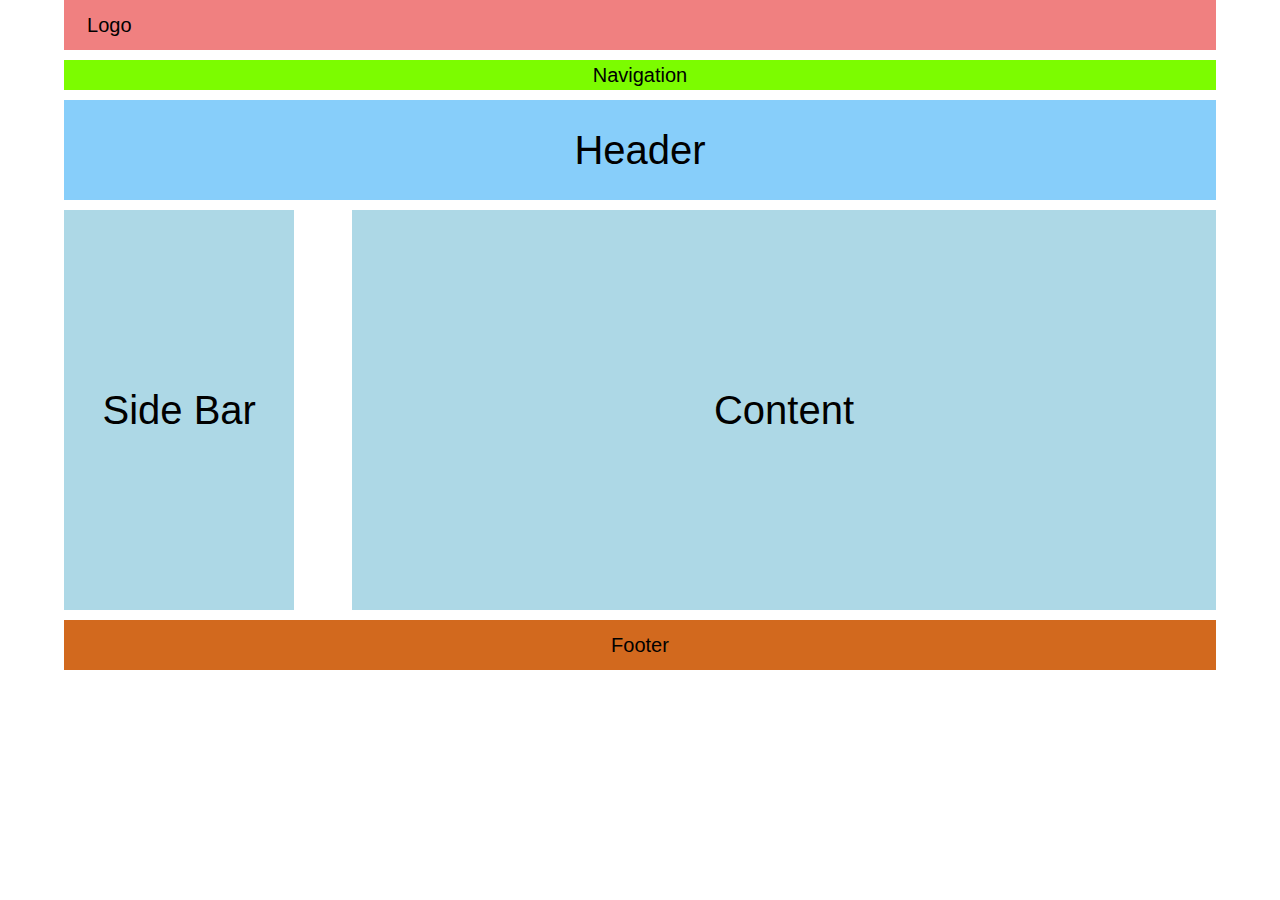
<file: layouts/demo_1/index.html>
<!DOCTYPE html>
<html lang="en">

<head>
    <meta charset="UTF-8">
    <meta name="viewport" content="width=device-width, initial-scale=1.0">
    <title>Layout Demo 1</title>
    <link rel="stylesheet" href="style.css">
</head>

<body>
    <!-- <h1>Heading Text</h1>
    <p>Paragraph Text</p> -->
    <div id="wrapper">

        <div id="logo">Logo</div>

        <div id="nav">Navigation</div>

        <div id="header">Header</div>

        <!-- float property -->
        <div class="clearfix" id="main">
            <div id="side-bar">Side Bar</div>
            <div id="content">Content</div>
        </div>

        <div id="footer">Footer</div>
    </div>
</body>

</html>
</file>
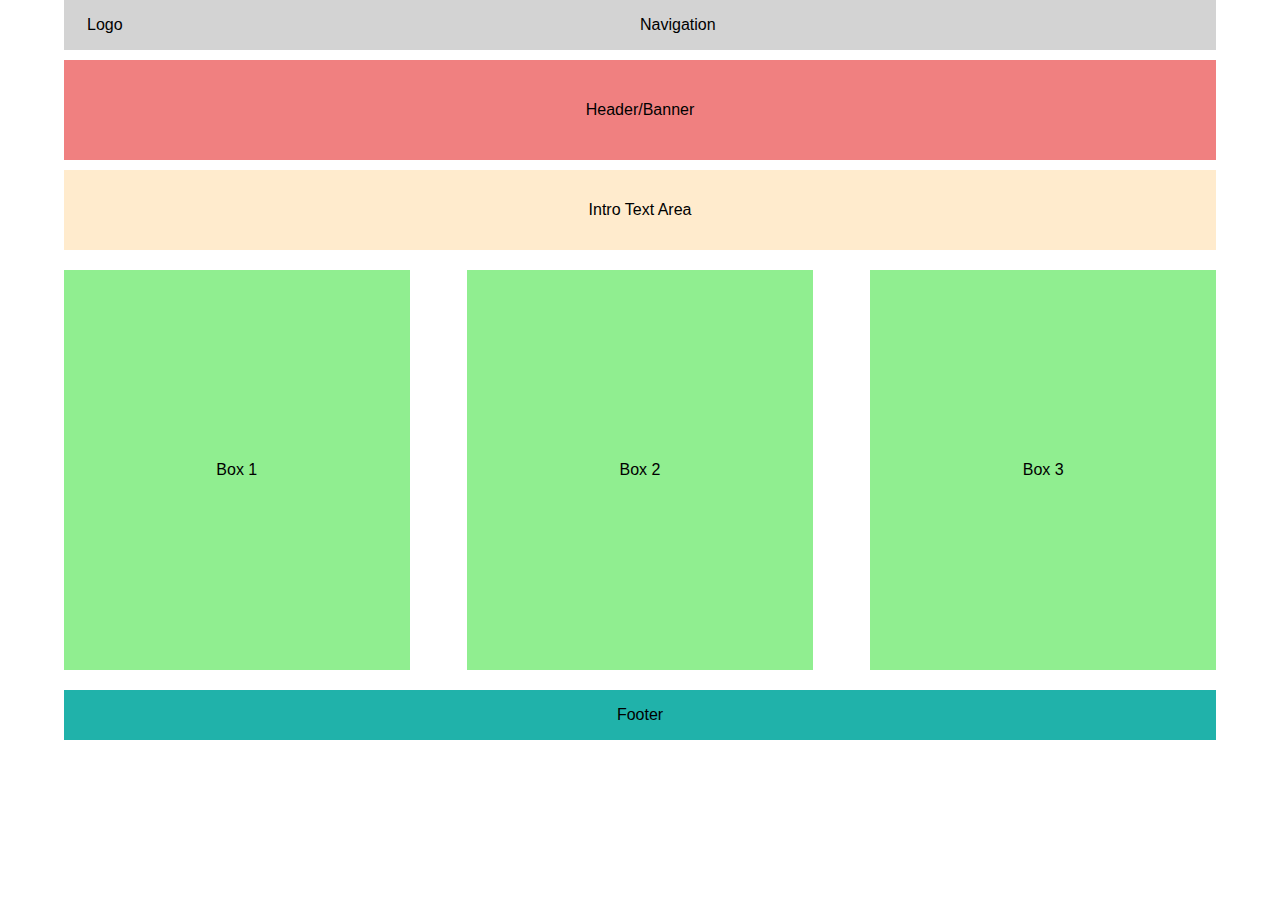
<file: layouts/demo_2/index.html>
<!DOCTYPE html>
<html lang="en">

<head>
    <meta charset="UTF-8">
    <meta name="viewport" content="width=device-width, initial-scale=1.0">
    <title>Layout Demo 2</title>
    <link rel="stylesheet" href="style.css">
</head>

<body>
    <div id="wrapper">
        <div id="top-div" class="clearfix">
            <div id="logo">
                Logo
            </div>
            <div id="navigation">Navigation</div>
        </div>
        <div class="" id="header-banner">Header/Banner</div>
        <div class="" id="text-area">Intro Text Area</div>
        <div id="boxes-container" class="clearfix">
            <div class="box" id="box-1">Box 1</div>
            <div class="box" id="box-2">Box 2</div>
            <div class="box" id="box-3">Box 3</div>
        </div>
        <footer>Footer</footer>
    </div>
</body>

</html>
</file>
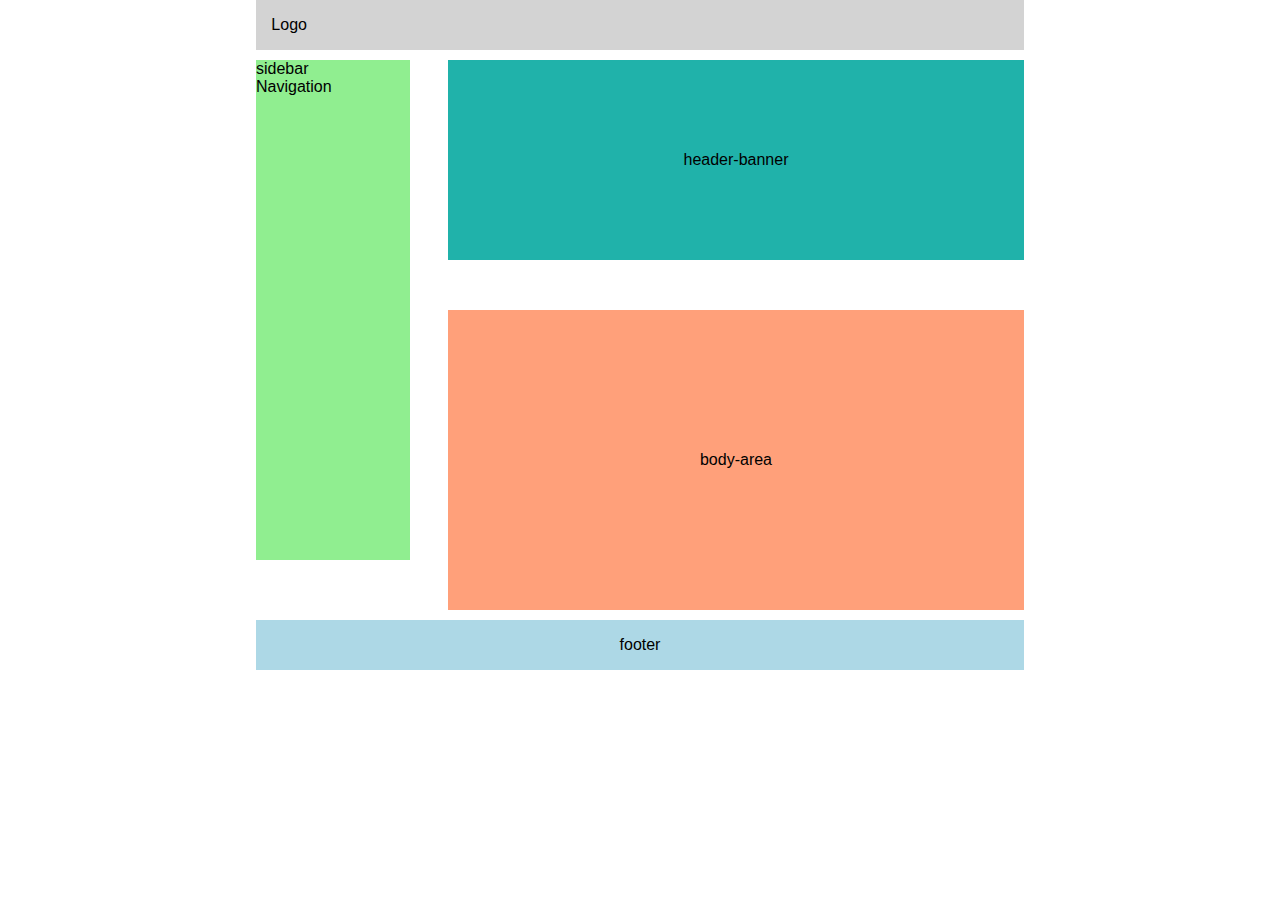
<file: layouts/demo_3/index.html>
<!DOCTYPE html>
<html lang="en">

<head>
	<meta charset="UTF-8">
	<meta name="viewport" content="width=device-width, initial-scale=1.0">
	<title>Layout Demo 3</title>
	<link rel="stylesheet" href="style.css">
</head>

<body>
	<div id="wrapper-div">

		<div id="logo">Logo</div>
		<div id="main-div" class="clearfix">
			<div id="left-div">
				<div id="side-bar">sidebar</div>
				<div id="nav-div">Navigation</div>
			</div>

			<div id="right-div">
				<div id="header-banner">header-banner</div>
				<div id="body-area">body-area</div>
			</div>
		</div>

		<footer id="footer-div">footer</footer>

	</div>

</body>

</html>
</file>
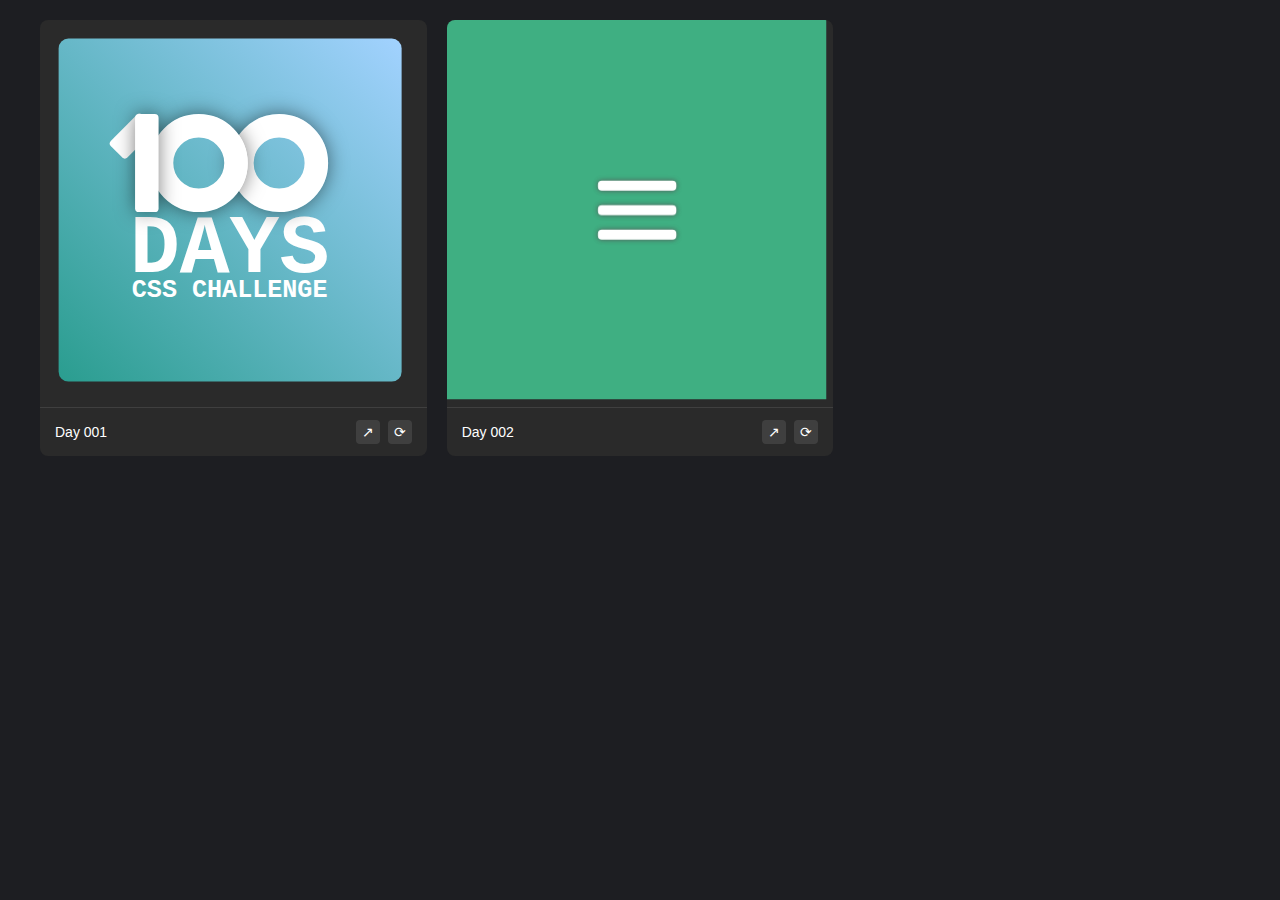
<file: every-day-of-css/daily.html>
<!DOCTYPE html>
<html lang="en">

<head>
    <meta charset="UTF-8">
    <meta name="viewport" content="width=device-width, initial-scale=1.0">
    <title>Daily Works</title>
    <style>
        * {
            box-sizing: border-box;
            margin: 0;
            padding: 0;
        }

        body {
            font-family: -apple-system, BlinkMacSystemFont, "Segoe UI", Roboto, sans-serif;
            background-color: #1d1e22;
            padding: 20px;
        }

        iframe {
            border: none;
            width: 100%;
            height: 100%;
            position: absolute;
            top: 0;
            left: 0;
            transform: scale(0.98);
            transform-origin: 0 0;
        }

        .grid {
            display: grid;
            grid-template-columns: repeat(auto-fill, minmax(300px, 1fr));
            gap: 20px;
            max-width: 1200px;
            margin: 0 auto;
        }


        .card {
            position: relative;
            border-radius: 8px;
            overflow: hidden;
            background: #2a2a2a;
        }

        .card:hover iframe {
            pointer-events: auto;
        }

        .card-frame {
            width: 100%;
            aspect-ratio: 1;
            position: relative;
            overflow: hidden;
        }

        .card-content {
            padding: 12px 15px;
            display: flex;
            justify-content: space-between;
            align-items: center;
            border-top: 1px solid rgba(255, 255, 255, 0.1);
            position: relative;
            z-index: 1;
        }

        .card-title {
            font-size: 14px;
            color: #fff;
            font-weight: 500;
        }

        .card-buttons {
            display: flex;
            gap: 8px;
        }

        .card-buttons a {
            width: 24px;
            height: 24px;
            display: flex;
            align-items: center;
            justify-content: center;
            border-radius: 4px;
            background: rgba(255, 255, 255, 0.1);
            color: #fff;
            text-decoration: none;
            font-size: 14px;
            transition: background 0.2s ease;
        }

        .card-buttons a:hover {
            background: rgba(255, 255, 255, 0.2);
        }
    </style>
</head>

<body>
    <div class="grid">
        <div class="card">
            <div class="card-frame">
                <iframe src="./001/001.html"></iframe>
            </div>
            <div class="card-content">
                <div class="card-title">Day 001</div>
                <div class="card-buttons">
                    <a href="./001/001.html" target="_blank">↗</a>
                    <a href="#" onclick="this.closest('.card').querySelector('iframe').src+=''">⟳</a>
                </div>
            </div>
        </div>

        <div class="card">
            <div class="card-frame">
                <iframe src="./002/002.html"></iframe>
            </div>
            <div class="card-content">
                <div class="card-title">Day 002</div>
                <div class="card-buttons">
                    <a href="./002/002.html" target="_blank">↗</a>
                    <a href="#" onclick="this.closest('.card').querySelector('iframe').src+=''">⟳</a>
                </div>
            </div>
        </div>
    </div>
</body>

</html>
</file>
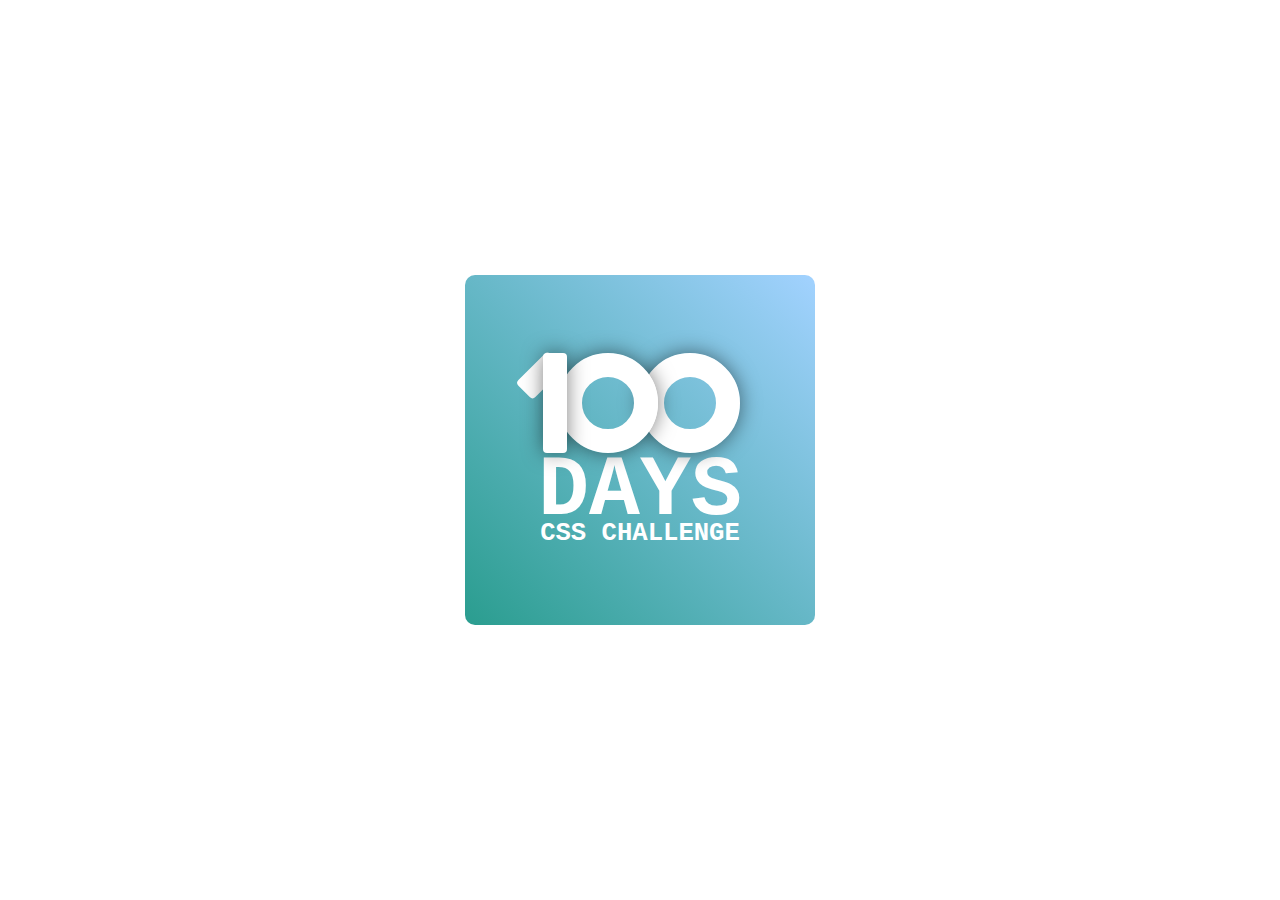
<file: every-day-of-css/001/001.html>
<!DOCTYPE html>
<html lang="en">

<head>
    <meta charset="UTF-8">
    <meta name="viewport" content="width=device-width, initial-scale=1.0">
    <link rel="stylesheet" href="style.css">
    <link rel="stylesheet" href="../base.css">
    <title>Day 001</title>
</head>

<body>

    <div class="container">
        <div class="number">
            <div class="one-stroke"></div>
            <div class="one"></div>
            <div class="zero zero-1"></div>
            <div class="zero zero-2"></div>
        </div>
        <p class="text-big">days</p>
        <p class="text-sm">css challenge</p>
    </div>

</body>

</html>
</file>
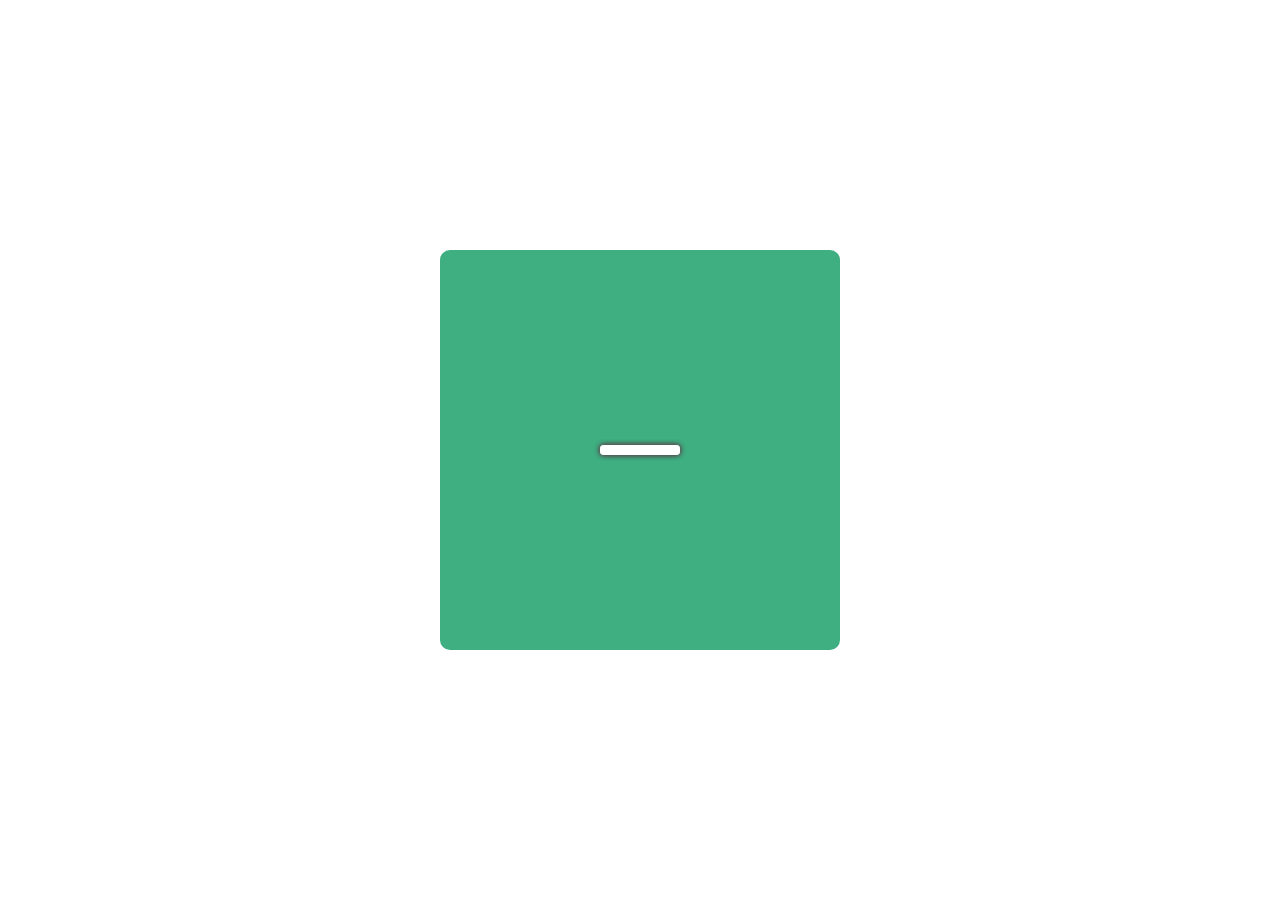
<file: every-day-of-css/002/002.html>
<!DOCTYPE html>
<html lang="en">

<head>
    <meta charset="UTF-8">
    <meta name="viewport" content="width=device-width, initial-scale=1.0">
    <link rel="stylesheet" href="./002.css">
    <link rel="stylesheet" href="../base.css">
    <title>Day 002</title>
</head>

<body>

    <div class="container">
        <div class="center">
            <div id="menu">
                <div class="bar"></div>
                <div class="bar"></div>
                <div class="bar"></div>
            </div>
        </div>
    </div>

    <script src="./002.js"></script>
</body>

</html>
</file>
<file: layouts/demo_1/style.css>
* {
    margin: 0;
    padding: 0;
    box-sizing: border-box;
    font-family: Arial, Helvetica, sans-serif;
}

#wrapper {
    width: 90%;
    /* background-color: orange; */
    margin: auto;
}

#logo {
    width: 100%;
    min-height: 50px;
    background-color: lightcoral;
    padding-left: 2%;
    line-height: 50px;
    margin-bottom: 10px;
    font-size: 20px;
}

#nav {
    width: 100%;
    min-height: 30px;
    background-color: lawngreen;
    text-align: center;
    line-height: 30px;
    margin-bottom: 10px;
    font-size: 20px;
}

#header {
    width: 100%;
    min-height: 100px;
    background-color: lightskyblue;
    text-align: center;
    line-height: 100px;
    margin-bottom: 10px;
    font-size: 40px;
}

#main {
    width: 100%;
    /* min-height: 400px; */
    /* background-color: burlywood; */
    margin-bottom: 10px;
}

.clearfix::after {
    content: "";
    display: block;
    clear: both;
}

#side-bar {
    width: 20%;
    min-height: 400px;
    background-color: lightblue;
    float: left;
    text-align: center;
    line-height: 400px;
    font-size: 40px;
}

#content {
    width: 75%;
    min-height: 400px;
    background-color: lightblue;
    float: right;
    text-align: center;
    line-height: 400px;
    font-size: 40px;
}

#footer {
    width: 100%;
    min-height: 50px;
    background-color: chocolate;
    text-align: center;
    line-height: 50px;
    font-size: 20px;
}
</file>
<file: layouts/demo_2/style.css>
* {
    margin: 0;
    padding: 0;
    box-sizing: border-box;
    font-family: Arial, Helvetica, sans-serif;
}

#wrapper {
    width: 90%;
    margin: auto;
}

#top-div {
    width: 100%;
    min-height: 50px;
    background-color: lightgray;
    margin-bottom: 10px;
}

#logo {
    width: 50%;
    min-height: 50px;
    float: left;
    line-height: 50px;
    padding-left: 2%;
}

#navigation {
    width: 50%;
    min-height: 50px;
    float: right;
    line-height: 50px;
}

.clearfix::after {
    content: "";
    display: block;
    clear: both;
}

#header-banner {
    width: 100%;
    min-height: 100px;
    background-color: lightcoral;
    text-align: center;
    line-height: 100px;
    margin-bottom: 10px;
}

#text-area {
    width: 100%;
    min-height: 80px;
    line-height: 80px;
    text-align: center;
    background-color: blanchedalmond;
    margin-bottom: 20px;
}

#boxes-container {
    width: 100%;
    min-height: 400px;
    /* background-color: gray; */
}

#boxes-container .box {
    width: 30%;
    min-height: 400px;
    background-color: lightgreen;
    float: left;
    text-align: center;
    line-height: 400px;
}

#boxes-container .box:nth-child(2) {
    margin-left: 5%;
    margin-right: 5%;
    margin-bottom: 20px;
}


footer {
    width: 100%;
    min-height: 50px;
    background-color: lightseagreen;
    text-align: center;
    line-height: 50px;
}
</file>
<file: layouts/demo_3/style.css>
* {
    margin: 0;
    padding: 0;
    font-family: Arial, Helvetica, sans-serif;
    box-sizing: border-box;
}

#wrapper-div {
    width: 60%;
    min-height: 100px;
    /* background-color: orange; */
    margin: auto;
}

#logo {
    width: 100%;
    min-height: 50px;
    background-color: lightgray;
    line-height: 50px;
    padding-left: 2%;
    margin-bottom: 10px;
}

#main-div {
    width: 100%;
    min-height: 500px;
    /* background-color: lightcoral; */
    margin-bottom: 10px;
}

#left-div {
    width: 20%;
    min-height: 500px;
    background-color: lightgreen;
    float: left;
}

#right-div {
    width: 75%;
    min-height: 500px;
    /* background-color: lightskyblue; */
    float: right;
}

#header-banner {
    width: 100%;
    min-height: 200px;
    background-color: lightseagreen;
    line-height: 200px;
    text-align: center;
    margin-bottom: 50px
}

#body-area {
    width: 100%;
    min-height: 300px;
    background-color: lightsalmon;
    line-height: 300px;
    text-align: center;
}

.clearfix::after {
    content: "";
    display: block;
    clear: both;
}


#footer-div {
    width: 100%;
    min-height: 50px;
    background-color: lightblue;
    text-align: center;
    line-height: 50px;
}
</file>
<file: every-day-of-css/001/style.css>
* {
    margin: 0;
    padding: 0;
    box-sizing: border-box;
    font-family: 'Courier New', Courier, monospace;
}

.container {
    width: 350px;
    height: 350px;
    background-image: linear-gradient(to bottom left, #a2d2ff, #2a9d8f);
    border-radius: 10px;
    display: flex;
    flex-direction: column;
    position: absolute;
    top: 50%;
    left: 50%;
    transform: translate(-50%, -50%);
    align-items: center;
    justify-content: center;
}

.number {
    display: flex
}

.one {
    width: 24px;
    height: 100px;
    background-color: #fff;
    border-radius: 4px;
    transform: translateX(15px);
    box-shadow: 0px 0px 20px 0px rgba(0, 0, 0, 0.5);
    z-index: 6;
}

.one-stroke {
    width: 24px;
    height: 45px;
    background-color: #fff;
    position: absolute;
    transform: rotate(45deg);
    border-radius: 4px;

}

.zero {
    width: 100px;
    height: 100px;
    border: 24px solid #fff;
    border-radius: 50%;
}

.zero-1 {
    box-shadow: 0px 0px 20px 0px rgba(0, 0, 0, 0.5);
    transform: translateX(6px);
    z-index: 4;
}

.zero-2 {
    box-shadow: 0px 0px 20px 0px rgba(0, 0, 0, 0.5);
    transform: translateX(-12px);
}

.text-big {
    font-size: 5.3rem;
    font-weight: bold;
    text-transform: uppercase;
    color: #fff;
    margin-top: -10px;
}

.text-sm {
    font-size: 1.6rem;
    text-transform: uppercase;
    font-weight: bold;
    color: #fff;
    margin-top: -20px;
}
</file>
<file: every-day-of-css/base.css>
html,
body {
    overflow: hidden;
    margin: 0;
    padding: 0;
    width: 100%;
    height: 100%;
}
</file>
<file: every-day-of-css/002/002.css>
.container {
    position: absolute;
    width: 400px;
    height: 400px;
    background-color: #3faf82;
    border-radius: 10px;
    overflow: hidden;
    margin-top: -200px;
    margin-left: -200px;
    top: 50%;
    left: 50%;
}

.center {
    position: absolute;
    top: 50%;
    left: 50%;
    transform: translate(-50%, -50%);
}


#menu {
    width: 80px;
    height: 60px;
    cursor: pointer;
    display: flex;
    align-items: center;
    justify-content: center;
    flex-direction: column;
}

.bar {
    box-shadow: 0px 0px 5px #555;
    width: 100%;
    height: 10px;
    background-color: #fff;
    border-radius: 4px;
    position: absolute;
}

.bar:nth-child(1) {
    animation: menu-close 1s forwards;
}

.bar:nth-child(2) {
    animation: menu-close2 1s forwards;
}

.bar:nth-child(3) {
    animation: menu-close3 1s forwards;
}

.open .bar:nth-child(1) {
    animation: menu-open 1s forwards
}

.open .bar:nth-child(2) {
    animation: menu-open2 1s forwards
}

.open .bar:nth-child(3) {
    animation: menu-open3 1s forwards
}

@keyframes menu-open {
    0% {
        transform: translateY(-25px);
    }

    50% {
        transform: translateY(0);
    }

    100% {
        transform: rotate(45deg)
    }
}

@keyframes menu-open2 {
    0% {
        transform: scale(100%);
    }

    100% {
        transform: scale(0%);
    }
}


@keyframes menu-open3 {
    0% {
        transform: translateY(25px);
    }

    50% {
        transform: translateY(0);
    }

    100% {
        transform: rotate(135deg)
    }
}

@keyframes menu-close {
    0% {
        transform: rotate(45deg);
    }

    50% {
        transform: translateY(0);
    }

    100% {
        transform: translateY(-25px)
    }
}

@keyframes menu-close2 {
    0% {
        transform: scale(0);
    }

    100% {
        transform: scale(100%)
    }
}


@keyframes menu-close3 {
    0% {
        transform: rotate(135deg);
    }

    50% {
        transform: translateY(0);
    }

    100% {
        transform: translateY(25px)
    }
}
</file>
